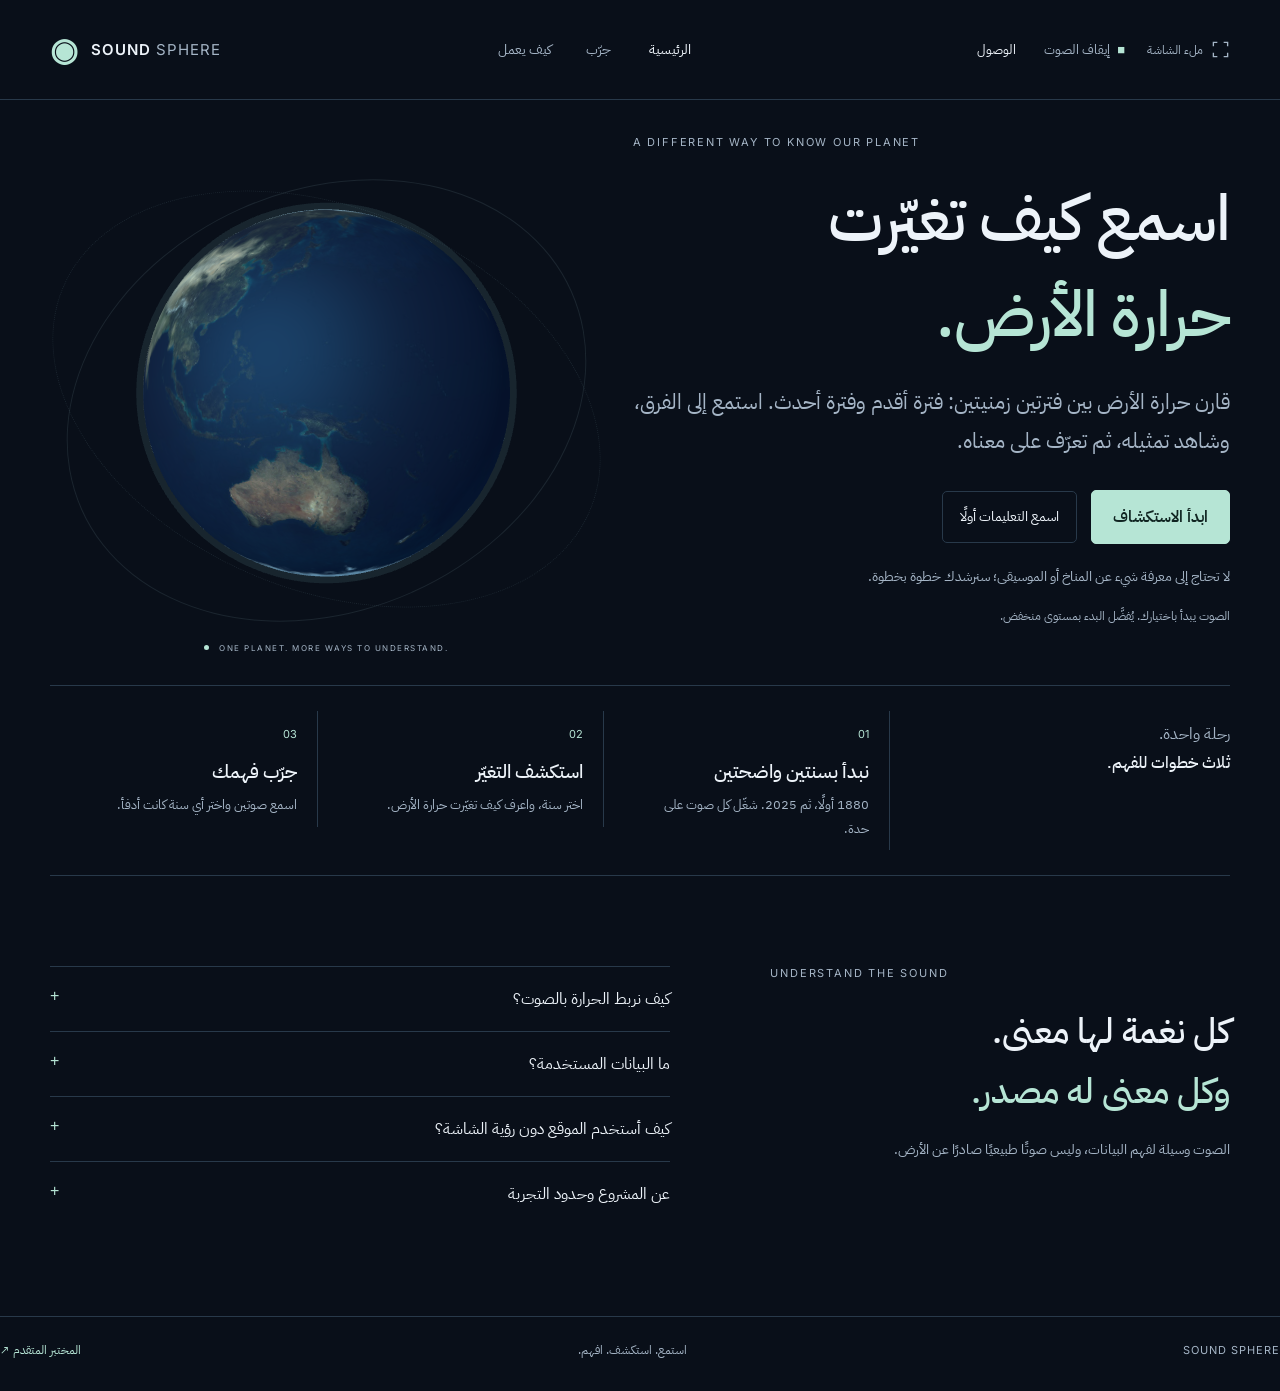
<file: index.html>
<!DOCTYPE html>
<html lang="ar" dir="rtl">
<head>
  <meta charset="utf-8">

  <meta
    name="viewport"
    content="width=device-width, initial-scale=1"
  >

  <title>Sound Sphere | افهم الأرض بالصوت</title>

  <meta
    name="description"
    content="رحلة صوتية لفهم تغير حرارة الأرض: تعلّم معنى النغمات، واستكشف بيانات NASA، واختبر فهمك."
  >

  <link rel="stylesheet" href="style.css?v=quiet-listen-3">

  <!-- التصميم الجديد للكرة -->
  <link rel="stylesheet" href="globe-visual.css">
</head>

<body>
  <a class="skip" href="#main">
    تخطّ إلى المحتوى
  </a>

  <header>
    <a
      class="brand"
      href="#home"
      aria-label="Sound Sphere، الصفحة الرئيسية"
    >
      <span class="brand-mark" aria-hidden="true">◉</span>

      <span dir="ltr">
        SOUND <span>SPHERE</span>
      </span>
    </a>

    <nav aria-label="التنقل الرئيسي">
      <button id="homeNav" aria-current="page">
        الرئيسية
      </button>

      <button id="tryNav">
        جرّب
      </button>

      <a href="#sources" id="howItWorksLink">
        كيف يعمل
      </a>
    </nav>

    <div class="access">
      <button
        id="fullscreenButton"
        class="fullscreen-button"
        aria-label="تبديل ملء الشاشة"
        aria-pressed="false"
      >
        <svg viewBox="0 0 24 24" aria-hidden="true">
          <path
            d="M8 3H3v5m13-5h5v5M3 16v5h5m13-5v5h-5"
            fill="none"
            stroke="currentColor"
            stroke-width="1.7"
          ></path>
        </svg>

        <span>ملء الشاشة</span>
      </button>

      <button
        id="stopAll"
        class="stop"
        aria-label="إيقاف جميع الأصوات والشرح"
      >
        ■ <span>إيقاف الصوت</span>
      </button>

      <button
        id="accessButton"
        aria-label="فتح خيارات الوصول"
      >
        الوصول
      </button>
    </div>
  </header>

  <main id="main">
    <!-- الصفحة الرئيسية -->
    <section id="home" aria-labelledby="heroTitle">
      <div class="hero">
        <div class="hero-copy">
          <p class="eyebrow" dir="ltr">
            A DIFFERENT WAY TO KNOW OUR PLANET
          </p>

          <h1 id="heroTitle">
            اسمع كيف تغيّرت<br>
            <em>حرارة الأرض.</em>
          </h1>

          <p class="hero-description">
            قارن حرارة الأرض بين فترتين زمنيتين:
            فترة أقدم وفترة أحدث.
            استمع إلى الفرق، وشاهد تمثيله،
            ثم تعرّف على معناه.
          </p>

          <div class="hero-actions">
            <button id="start" class="primary">
              ابدأ الاستكشاف
            </button>

            <button id="preview" class="secondary">
              اسمع التعليمات أولًا
            </button>
          </div>

          <p class="reassurance">
            لا تحتاج إلى معرفة شيء عن المناخ أو الموسيقى؛
            سنرشدك خطوة بخطوة.
          </p>

          <p class="audio-note">
            الصوت يبدأ باختيارك.
            يُفضَّل البدء بمستوى منخفض.
          </p>

          <p
            id="previewCaption"
            class="preview-caption"
            aria-live="off"
          ></p>
        </div>

        <div class="hero-visual" id="homeGlobeContainer">
          <div class="planet-orbit" aria-hidden="true"></div>

          <div
            class="planet-orbit second"
            aria-hidden="true"
          ></div>

          <div
            id="globe"
            role="img"
            aria-label="كرة أرضية سياقية، وليست خريطة بيانات حرارية"
          >
            <div class="globe-fallback"></div>
          </div>

          <div class="planet-caption">
            <i></i>

            <span dir="ltr">
              ONE PLANET. MORE WAYS TO UNDERSTAND.
            </span>
          </div>
        </div>
      </div>

      <div class="journey-intro">
        <p>
          رحلة واحدة.<br>
          <b>ثلاث خطوات للفهم.</b>
        </p>

        <button class="journey-card" data-start="lesson">
          <span>01</span>
          <h2>نبدأ بسنتين واضحتين</h2>

          <p>
            1880 أولًا، ثم 2025.
            شغّل كل صوت على حدة.
          </p>
        </button>

        <button class="journey-card" data-start="explore">
          <span>02</span>
          <h2>استكشف التغيّر</h2>

          <p>
            اختر سنة، واعرف كيف تغيّرت حرارة الأرض.
          </p>
        </button>

        <button class="journey-card" data-start="quiz">
          <span>03</span>
          <h2>جرّب فهمك</h2>

          <p>
            اسمع صوتين واختر أي سنة كانت أدفأ.
          </p>
        </button>
      </div>
    </section>

    <!-- تجربة الاستماع -->
    <section
      id="experience"
      hidden
      aria-labelledby="experienceTitle"
    >
      <div class="experience-header">
        <p class="eyebrow" id="stepCount">
          رحلتك الصوتية / الخطوة 1 من 3
        </p>

        <h1 id="experienceTitle" tabindex="-1">
          تعرّف على معنى النغمات
        </h1>

        <p id="experienceSubtitle">
          شغّل كل صوت على حدة.
          التفسير مكتوب، والاستماع إليه اختياري.
        </p>
      </div>

      <nav class="steps" aria-label="مراحل الرحلة">
        <button data-step="lesson" aria-current="step">
          <span>1</span> تعلّم
        </button>

        <button data-step="explore">
          <span>2</span> استكشف
        </button>

        <button data-step="quiz">
          <span>3</span> جرّب فهمك
        </button>
      </nav>

      <div class="sensory-workspace">
        <!-- الكرة والتمثيل البصري -->
        <section
          id="climateStage"
          class="climate-stage"
          aria-label="الكرة الأرضية والتمثيل الصوتي"
        >
          <div class="stage-heading">
            <span>حرارة الأرض · متوسط عالمي</span>

            <strong id="stagePeriod">
              اختر فترة للاستماع
            </strong>
          </div>

          <div class="stage-world">
            <div
              id="heatHalo"
              class="heat-halo"
              aria-hidden="true"
            ></div>

            <div id="globeDock"></div>

            <div
              class="stage-orbit"
              aria-hidden="true"
            ></div>
          </div>

          <div class="heat-legend">
            <span>أقل حرارة</span>
            <span class="legend-gradient"></span>
            <span>أعلى حرارة</span>
          </div>

          <p class="stage-note">
            الحرارة الأعلى تظهر تموّجات أكثر مع نغمة أرفع.
            التموجات تمثيل للمؤشر العالمي،
            وليست خريطة حرارة للدول.
          </p>

          <div id="stageGuideSlot">
            <aside
              class="sound-guide"
              aria-label="حالة التجربة والشرح المكتوب"
            >
              <div class="sound-top">
                <span
                  class="sound-dot"
                  id="soundDot"
                ></span>

                <span id="audioState">
                  جاهز للاستماع
                </span>

                <button id="replayNarration">
                  اسمع تفسير الصوت
                </button>
              </div>

              <p id="caption" aria-live="off">
                شغّل كل نغمة على حدة.
                الصوت الأغلظ يمثّل حرارة أقل،
                والأرفع يمثّل حرارة أعلى.
              </p>

              <canvas
                id="wave"
                height="45"
                role="img"
                aria-label="شكل الموجة الصوتية أثناء تشغيل النغمة"
              ></canvas>
            </aside>
          </div>
        </section>

        <div class="sensory-content">
          <!-- تعلّم -->
          <div id="lessonPanel" class="step-panel">
            <div class="story-intro">
              <p class="eyebrow">
                فترتان زمنيتان · مثال من كل فترة
              </p>

              <h2>استمع، ثم قارن.</h2>

              <p>
                نبدأ بسنة 1880، ثم نقارنها بسنة 2025.
                الصوت الأغلظ يمثّل حرارة أقل،
                والأرفع يمثّل حرارة أعلى.
              </p>

              <p class="muted">
                كل نغمة تستمر 8 ثوانٍ.
                التفسير الصوتي اختياري.
              </p>

              <button id="guidedLesson" class="text-button">
                اسمع التعليمات
              </button>
            </div>

            <div class="story-years">
              <article class="story-year" id="oldYearCard">
                <p class="eyebrow">
                  أولًا / قبل أكثر من مئة سنة
                </p>

                <strong dir="ltr">1880</strong>

                <h3>
                  نغمة أغلظ · حرارة أقل من 2025
                </h3>

                <div class="listening-actions">
                  <button
                    id="hearOld"
                    class="primary"
                    aria-label="شغّل صوت 1880"
                  >
                    <svg viewBox="0 0 24 24" aria-hidden="true">
                      <path d="m9 5 10 7-10 7z"></path>
                    </svg>

                    شغّل صوت 1880
                  </button>

                  <button
                    id="oldToneOnly"
                    class="secondary"
                    aria-label="اسمع تفسير صوت سنة 1880"
                  >
                    <svg viewBox="0 0 24 24" aria-hidden="true">
                      <path d="M11 5 6 9H3v6h3l5 4z"></path>

                      <path
                        d="M15 8c3 2 3 6 0 8m3-11c5 4 5 10 0 14"
                        fill="none"
                        stroke="currentColor"
                        stroke-width="1.7"
                      ></path>
                    </svg>

                    اسمع تفسير الصوت
                  </button>
                </div>

                <p id="oldHeard" class="heard-message" hidden>
                  تم الاستماع · يمكنك إعادة الصوت
                </p>
              </article>

              <article class="story-year" id="newYearCard">
                <p class="eyebrow">
                  ثانيًا / بعد سنوات كثيرة
                </p>

                <strong dir="ltr">2025</strong>

                <h3>
                  نغمة أرفع · حرارة أعلى من 1880
                </h3>

                <div class="listening-actions">
                  <button
                    id="hearNew"
                    class="primary"
                    aria-label="شغّل صوت 2025"
                  >
                    <svg viewBox="0 0 24 24" aria-hidden="true">
                      <path d="m9 5 10 7-10 7z"></path>
                    </svg>

                    شغّل صوت 2025
                  </button>

                  <button
                    id="newToneOnly"
                    class="secondary"
                    aria-label="اسمع تفسير صوت سنة 2025"
                  >
                    <svg viewBox="0 0 24 24" aria-hidden="true">
                      <path d="M11 5 6 9H3v6h3l5 4z"></path>

                      <path
                        d="M15 8c3 2 3 6 0 8m3-11c5 4 5 10 0 14"
                        fill="none"
                        stroke="currentColor"
                        stroke-width="1.7"
                      ></path>
                    </svg>

                    اسمع تفسير الصوت
                  </button>
                </div>

                <p id="newHeard" class="heard-message" hidden>
                  تم الاستماع · يمكنك إعادة الصوت
                </p>
              </article>
            </div>

            <div id="nextStoryYear" class="story-next" hidden>
              <p>
                استمعت إلى سنة 1880.
                هل أنت مستعد للانتقال إلى سنة 2025؟
              </p>

              <button id="continueStory" class="primary">
                تابع إلى السنة التالية ←
              </button>
            </div>

            <div id="storyChoice" class="story-next" hidden>
              <p>استمعت إلى السنتين.</p>

              <div>
                <button
                  id="repeatPair"
                  class="secondary"
                  hidden
                >
                  ↶ أعد الصوتين
                </button>

                <button id="tryStoryQuestion" class="primary">
                  جرّب سؤالًا بسيطًا ←
                </button>
              </div>
            </div>

            <div
              id="storyQuestion"
              class="story-question"
              hidden
            >
              <h2>أيّ السنتين كانت أدفأ؟</h2>

              <p>
                الأولى، سنة 1880،
                أم الثانية، سنة 2025؟
              </p>

              <div class="answers">
                <button id="storyAnswerOld">
                  الأولى / 1880
                </button>

                <button id="storyAnswerNew">
                  الثانية / 2025
                </button>
              </div>

              <div id="storyFeedback" class="feedback" hidden>
                <h3 id="storyFeedbackTitle"></h3>
                <p id="storyFeedbackText"></p>
              </div>
            </div>

            <div id="storyHelp" class="story-help" hidden>
              <button
                id="simplerExplanation"
                class="text-button"
              >
                ◉ هل تحتاج إلى شرح أبسط؟
              </button>

              <p class="small muted">
                قد تحتاج إلى الاستماع أكثر من مرة.
                أعد المثال، أو تابع مع الشرح المسموع.
              </p>
            </div>

            <div id="storyContinue" class="step-bottom">
              <p>
                اختر سنة أخرى، أو جرّب المقارنة.
              </p>

              <button id="toExplore" class="primary">
                استكشف سنوات أخرى ←
              </button>
            </div>
          </div>

          <!-- استكشف -->
          <div id="explorePanel" class="step-panel" hidden>
            <div class="explore-grid">
              <div class="data-view">
                <div class="data-top">
                  <p>السنة المختارة</p>

                  <output
                    id="year"
                    aria-live="off"
                    dir="ltr"
                  >
                    2025
                  </output>
                </div>

                <p class="compared-to">
                  كيف كانت حرارة الأرض مقارنة بسنة 1880؟
                </p>

                <p class="plain-result" id="plainResult">
                  أدفأ
                </p>

                <p class="metric-explain" id="valueMeaning">
                  كانت الأرض أدفأ مقارنة بسنة 1880.
                </p>

                <details class="science-values">
                  <summary>
                    اعرض الأرقام العلمية
                  </summary>

                  <div class="anomaly">
                    <output
                      id="value"
                      aria-live="off"
                      dir="ltr"
                    >
                      +1.18
                    </output>

                    <span>
                      °C انحراف عن متوسط 1951–1980
                    </span>
                  </div>

                  <p class="small muted">
                    الأرقام تقارن كل سنة بمتوسط الفترة 1951–1980.
                    كلمة «أدفأ» أو «أبرد» أعلاه تقارن السنة المختارة
                    بسنة 1880. المقارنتان مختلفتان.
                  </p>
                </details>

                <svg
                  id="chart"
                  viewBox="0 0 600 170"
                  preserveAspectRatio="none"
                  role="img"
                  aria-label="رسم يوضح أن حرارة الأرض ارتفعت بشكل عام من 1880 إلى 2025، مع اختلاف بين سنة وأخرى"
                >
                  <path
                    id="chartLine"
                    fill="none"
                    stroke="currentColor"
                    stroke-width="2.3"
                  ></path>

                  <line
                    id="zeroLine"
                    x1="8"
                    x2="592"
                    stroke="#65727d"
                    stroke-dasharray="4 5"
                  ></line>

                  <circle
                    id="chartDot"
                    r="5"
                    fill="#c7f0e8"
                  ></circle>
                </svg>

                <div class="year-labels">
                  <span>1880</span>
                  <span>2025</span>
                </div>

                <label
                  class="visually-hidden"
                  for="yearSlider"
                >
                  السنة المختارة،
                  استخدم الأسهم لتغيير السنة
                </label>

                <input
                  id="yearSlider"
                  type="range"
                  min="0"
                  max="145"
                  value="145"
                >

                <div class="year-buttons">
                  <button id="previousYear">
                    → السنة السابقة
                  </button>

                  <div class="listening-actions">
                    <button
                      id="describeYear"
                      aria-label="شغّل صوت السنة"
                    >
                      <svg viewBox="0 0 24 24" aria-hidden="true">
                        <path d="m9 5 10 7-10 7z"></path>
                      </svg>

                      شغّل صوت السنة
                    </button>

                    <button
                      id="yearToneOnly"
                      class="secondary"
                      aria-label="اسمع تفسير الصوت"
                    >
                      <svg viewBox="0 0 24 24" aria-hidden="true">
                        <path d="M11 5 6 9H3v6h3l5 4z"></path>

                        <path
                          d="M15 8c3 2 3 6 0 8m3-11c5 4 5 10 0 14"
                          fill="none"
                          stroke="currentColor"
                          stroke-width="1.7"
                        ></path>
                      </svg>

                      اسمع تفسير الصوت
                    </button>
                  </div>

                  <button id="nextYear">
                    السنة التالية ←
                  </button>
                </div>
              </div>

              <aside class="nasa-view" hidden>
                <img
                  src="assets/spiral.jpg"
                  alt="رسم من NASA يبيّن تغيّر حرارة الأرض عبر السنوات بخطوط ملوّنة"
                >

                <p class="image-credit">
                  NASA Scientific Visualization Studio
                </p>

                <h2>
                  وراء النغمة، بيانات حقيقية.
                </h2>

                <p>
                  نستخدم قياسات سنوية من NASA لمعرفة
                  كيف تغيّرت الحرارة.
                  هذه الصورة توضيحية،
                  ولا تتغيّر عندما تختار سنة أخرى.
                </p>

                <a href="lab.html">
                  جرّب تحويل إطار NASA إلى صوت
                  في المختبر المتقدم ↗
                </a>
              </aside>
            </div>

            <div class="explore-controls">
              <button id="play" class="primary">
                شغّل تسلسل السنوات
              </button>

              <label hidden>
                طريقة الاستماع

                <select id="listeningMode">
                  <option value="guided">
                    مع شرح لكل سنة
                  </option>

                  <option value="continuous">
                    الأصوات متتابعة، دون شرح
                  </option>
                </select>
              </label>

              <button
                id="compareReference"
                class="secondary"
              >
                قارن بسنة 1880
              </button>

              <button
                id="explainSound"
                class="secondary"
                hidden
              >
                اشرح ما أسمعه
              </button>
            </div>

            <div class="step-bottom">
              <p>
                تستطيع الإيقاف في أي وقت،
                ثم طلب وصف السنة الحالية.
              </p>

              <button id="toQuiz" class="primary">
                جرّب ما فهمته ←
              </button>
            </div>
          </div>

          <!-- جرّب فهمك -->
          <div id="quizPanel" class="step-panel" hidden>
            <div id="quizBody">
              <div class="quiz-heading">
                <p id="questionNumber" class="eyebrow">
                  السؤال 1 من 3
                </p>

                <h2>
                  أي سنة كانت أدفأ؟
                </h2>

                <p>
                  اسمع الصوت الأول، ثم الثاني.
                  اختر أي سنة كانت أدفأ،
                  ويمكنك إعادة الاستماع قبل الإجابة.
                </p>
              </div>

              <div class="periods">
                <button id="sampleA" class="period">
                  <span class="period-letter">1</span>

                  <span>
                    <b>الصوت الأول</b>
                    <small>▶ استمع</small>
                  </span>

                  <span class="heard" hidden>✓</span>
                </button>

                <button id="sampleB" class="period">
                  <span class="period-letter">2</span>

                  <span>
                    <b>الصوت الثاني</b>
                    <small>▶ استمع</small>
                  </span>

                  <span class="heard" hidden>✓</span>
                </button>
              </div>

              <p id="answerHint">
                استمع إلى الصوتين أولًا، ثم اختر.
              </p>

              <div class="answers">
                <button id="answerA" disabled>
                  السنة الأولى كانت أدفأ
                </button>

                <button id="answerB" disabled>
                  السنة الثانية كانت أدفأ
                </button>
              </div>

              <div id="feedback" class="feedback" hidden>
                <h3 id="feedbackTitle"></h3>
                <p id="feedbackDetail"></p>

                <button
                  id="replayExplanation"
                  class="text-button"
                >
                  ◉ اسمع تفسير الإجابة
                </button>
              </div>

              <div class="quiz-help">
                <button id="quizHelp" class="text-button">
                  ◉ اشرح لي كيف أختار
                </button>

                <button id="skipQuiz" class="text-button">
                  أفضل أتابع الاستكشاف ←
                </button>
              </div>

              <div class="step-bottom">
                <p>
                  يمكنك إعادة الإرشادات أو متابعة الاستكشاف.
                  لا تحتاج إلى خلفية علمية للإجابة.
                </p>

                <button
                  id="nextQuestion"
                  class="primary"
                  hidden
                >
                  السؤال التالي ←
                </button>
              </div>
            </div>

            <div
              id="quizSummary"
              class="quiz-summary"
              hidden
            >
              <span class="summary-icon">✓</span>

              <p class="eyebrow">
                أكملت التدريب
              </p>

              <h2>
                استمعت. قارنت. وفسّرت.
              </h2>

              <p id="scoreText"></p>

              <p>
                النتيجة تخص هذه المحاولة فقط.
                نحتاج إلى اختبار الأداة مع مكفوفين وضعاف بصر
                لتقييم سهولة الفهم والاستخدام.
              </p>

              <div>
                <button id="restartQuiz" class="primary">
                  أعد التدريب
                </button>

                <button id="backExplore" class="secondary">
                  عد إلى الاستكشاف
                </button>
              </div>
            </div>
          </div>
        </div>
      </div>

      <p
        id="status"
        class="status"
        role="status"
        aria-live="polite"
      ></p>
    </section>

    <!-- المصادر -->
    <section class="sources" id="sources">
      <div>
        <p class="eyebrow" dir="ltr">
          UNDERSTAND THE SOUND
        </p>

        <h2>
          كل نغمة لها معنى.<br>
          <span>وكل معنى له مصدر.</span>
        </h2>

        <p>
          الصوت وسيلة لفهم البيانات،
          وليس صوتًا طبيعيًا صادرًا عن الأرض.
        </p>
      </div>

      <div class="source-details">
        <details>
          <summary>
            كيف نربط الحرارة بالصوت؟
          </summary>

          <p>
            ترتفع حدّة النغمة مع الانحراف الحراري.
            نستخدم مجالًا ثابتًا من −0.5 إلى +1.5 درجة،
            وترددًا بين 130.81 و523.25 هرتز،
            بعلاقة لوغاريتمية.
            تُقص القيم خارج هذا المجال.
            نستخدم علاقة التحويل نفسها
            في الحكاية والاستكشاف والتدريب.
            المقارنة التعليمية بين 1880 و2025
            تعتمد على بيانات السنتين الفعلية.
          </p>

          <p>
            تدلّ حدّة النغمة على الحرارة.
            أضفنا مكوّنات صوتية مساعدة
            ورفعًا محدودًا لقوة النغمات المنخفضة
            لتكون أوضح على السماعات الصغيرة.
            قوة الصوت ليست مقياسًا للحرارة،
            ويمكن ضبطها من خيارات الوصول.
          </p>
        </details>

        <details>
          <summary>
            ما البيانات المستخدمة؟
          </summary>

          <p>
            المتوسط السنوي لانحراف حرارة سطح الأرض
            من GISTEMP v4 للأعوام 1880–2025.
            المرجع متوسط الفترة 1951–1980.
            هذه نسخة بيانات محمّلة،
            وليست بثًا بيئيًا مباشرًا.
          </p>

          <a
            href="https://data.giss.nasa.gov/gistemp/"
            target="_blank"
            rel="noopener"
          >
            NASA GISS — GISTEMP v4 ↗
          </a>

          <a href="assets/gistemp.csv" download>
            تنزيل ملف NASA الأصلي CSV ↓
          </a>

          <a
            href="https://svs.gsfc.nasa.gov/5190/"
            target="_blank"
            rel="noopener"
          >
            إطار دوامة المناخ / NASA SVS ↗
          </a>
        </details>

        <details>
          <summary>
            كيف أستخدم الموقع دون رؤية الشاشة؟
          </summary>

          <p>
            ابدأ بزر «ابدأ الاستكشاف»
            لسماع تعليمات واحدة.
            بعد ذلك لا تعمل الراوية
            إلا عند طلب التفسير أو التعليمات.
            استخدم Tab للتنقل وEnter لتشغيل كل نغمة،
            والأسهم لاختيار السنة.
            لا يؤدي اختيار السنة وحده إلى تشغيل الصوت.
            الإيقاف متاح أعلى الصفحة.
          </p>

          <p>
            من خيارات الوصول يمكنك إيقاف الراوي المدمج
            والاكتفاء بقارئ الشاشة،
            وزيادة التباين، وتقليل الحركة.
            الاختبار مع مستخدمين مكفوفين
            وضعاف بصر لم يكتمل بعد.
          </p>
        </details>

        <details>
          <summary>
            عن المشروع وحدود التجربة
          </summary>

          <p>
            نموذج مستقل مستوحى من تحدّي
            The Earth Information Jukebox
            في NASA Space Apps.
            لا يصدر الموقع عن NASA
            ولا يمثّل اعتمادًا منها.
            الكرة الأرضية سياقية،
            وليست خريطة قياسات.
          </p>

          <p>
            التركيز الحالي هو تغيّر الحرارة.
            الصور والبيانات قد تختلف
            في التغطية الزمنية.
            تحويل الصورة إلى صوت متاح
            كتجربة فنية منفصلة في المختبر،
            ولا يسترجع درجات حرارة رقمية من الألوان.
          </p>

          <a
            href="https://www.spaceappschallenge.org/2026/challenges/the-earth-information-jukebox/"
            target="_blank"
            rel="noopener"
          >
            نص التحدّي ↗
          </a>
        </details>
      </div>
    </section>
  </main>

  <footer>
    <span dir="ltr">SOUND SPHERE</span>
    <span>استمع. استكشف. افهم.</span>
    <a href="lab.html">المختبر المتقدم ↗</a>
  </footer>

  <!-- خيارات الوصول -->
  <dialog id="accessDialog" aria-labelledby="accessTitle">
    <button
      id="closeAccess"
      class="dialog-close"
      aria-label="إغلاق خيارات الوصول"
    >
      ×
    </button>

    <h2 id="accessTitle">
      اضبط تجربتك
    </h2>

    <label class="setting">
      <span>
        الراوية العربية

        <small>
          أوقفه إذا كنت تفضّل
          قارئ الشاشة الخاص بك.
        </small>
      </span>

      <input
        type="checkbox"
        id="narrationEnabled"
        checked
      >
    </label>

    <label class="setting narration-speed">
      <span>
        سرعة الراوية

        <small>
          تؤثر في الشرح فقط،
          ولا تغيّر صوت البيانات.
        </small>
      </span>

      <select id="narrationSpeed" aria-label="سرعة الراوية">
        <option value="1">
          عادية — 1×
        </option>

        <option value="1.25" selected>
          أسرع قليلًا — 1.25×
        </option>

        <option value="1.5">
          سريعة — 1.5×
        </option>
      </select>
    </label>

    <label class="setting">
      <span>تباين عالٍ</span>
      <input type="checkbox" id="contrast">
    </label>

    <label class="setting">
      <span>تقليل الحركة</span>
      <input type="checkbox" id="motion">
    </label>

    <label class="volume-label" for="volume">
      مستوى الصوت
    </label>

    <input
      id="volume"
      type="range"
      min="0"
      max="0.3"
      value="0.12"
      step="0.01"
      aria-label="مستوى صوت النغمات والراوي"
    >

    <p class="small muted">
      لا يعمل أي صوت تلقائيًا عند فتح الموقع.
    </p>
  </dialog>

  <audio id="narrator" preload="none"></audio>

  <!-- ترتيب هذه الملفات مهم -->
  <script src="assets/three.offline.js"></script>
  <script src="globe-visual.js"></script>
  <script src="app.js?v=quiet-listen-3"></script>
</body>
</html>
</file>
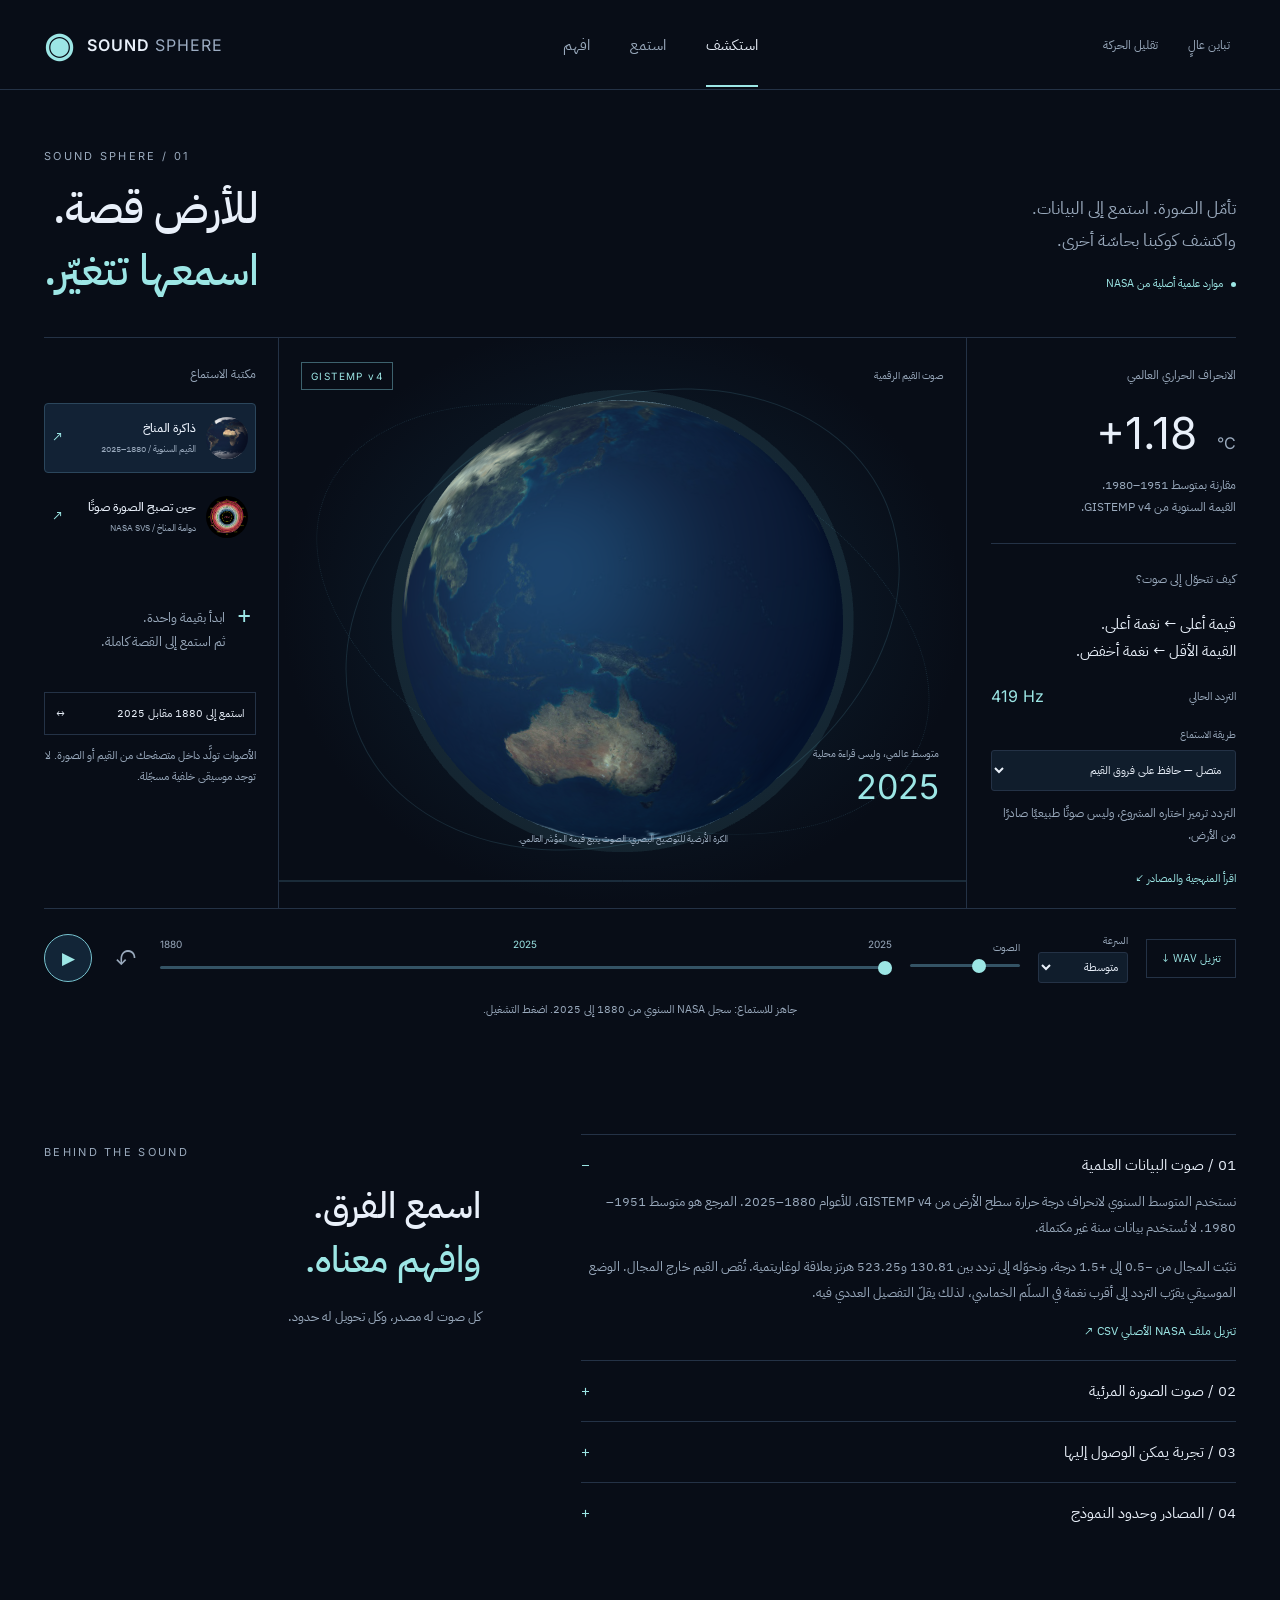
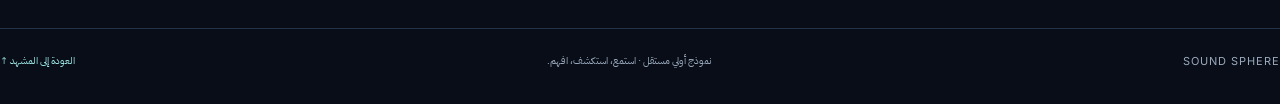
<file: lab.html>
<!DOCTYPE html>
<html lang="ar" dir="rtl">
<head>
  <meta charset="utf-8">
  <meta name="viewport" content="width=device-width, initial-scale=1">

  <title>Sound Sphere | المختبر الصوتي</title>

  <meta
    name="description"
    content="مختبر تفاعلي للاستماع إلى صور NASA وبيانات المناخ. نموذج مستقل لتحدي Earth Information Jukebox."
  >

  <link rel="stylesheet" href="lab.css">
</head>

<body>
  <a class="skip" href="#controls">
    تخطّ إلى مشغّل الصوت
  </a>

  <header>
    <a
      class="brand"
      href="index.html"
      aria-label="Sound Sphere، الصفحة الرئيسية"
    >
      <span class="brand-symbol">◉</span>
      <span dir="ltr">
        SOUND <span class="brand-light">SPHERE</span>
      </span>
    </a>

    <nav aria-label="التنقل الرئيسي">
      <a class="active" href="#explore">استكشف</a>
      <a href="#controls">استمع</a>
      <a href="#understand">افهم</a>
    </nav>

    <div class="access">
      <button id="contrast" aria-pressed="false">
        تباين عالٍ
      </button>

      <button id="motion" aria-pressed="false">
        تقليل الحركة
      </button>
    </div>
  </header>

  <main id="explore">
    <section class="intro">
      <div>
        <p class="eyebrow" dir="ltr">
          SOUND SPHERE / 01
        </p>

        <h1>
          للأرض قصة.<br>
          <span>اسمعها تتغيّر.</span>
        </h1>
      </div>

      <div class="intro-copy">
        <p>
          تأمّل الصورة. استمع إلى البيانات.<br>
          واكتشف كوكبنا بحاسّة أخرى.
        </p>

        <span class="source-badge">
          <i></i>
          موارد علمية أصلية من NASA
        </span>
      </div>
    </section>

    <div class="workspace" dir="ltr">
      <aside class="library" dir="rtl">
        <p class="section-label">مكتبة الاستماع</p>

        <button
          class="scene active"
          data-mode="data"
          aria-pressed="true"
        >
          <span class="thumb planet-thumb"></span>

          <span>
            <b>ذاكرة المناخ</b>
            <small>القيم السنوية / 1880–2025</small>
          </span>

          <span class="scene-arrow">↗</span>
        </button>

        <button
          class="scene"
          data-mode="frame"
          aria-pressed="false"
        >
          <img class="thumb" src="assets/spiral.jpg" alt="">

          <span>
            <b>حين تصبح الصورة صوتًا</b>
            <small>دوامة المناخ / NASA SVS</small>
          </span>

          <span class="scene-arrow">↗</span>
        </button>

        <div class="library-note">
          <span class="tiny-plus">+</span>

          <p>
            ابدأ بقيمة واحدة.<br>
            ثم استمع إلى القصة كاملة.
          </p>
        </div>

        <button id="compare" class="outline">
          استمع إلى 1880 مقابل 2025
          <span>↔</span>
        </button>

        <p class="small quiet">
          الأصوات تولَّد داخل متصفحك من القيم أو الصورة.
          لا توجد موسيقى خلفية مسجّلة.
        </p>
      </aside>

      <section class="stage" aria-label="المشهد البيئي">
        <div class="stage-top">
          <span class="tag" id="modeTag">
            GISTEMP v4
          </span>

          <span class="tiny" dir="rtl" id="stageKind">
            صوت القيم الرقمية
          </span>
        </div>

        <div
          id="globe"
          role="img"
          aria-label="كرة أرضية سياقية، وليست خريطة قياسات حرارية"
        >
          <div class="globe-fallback"></div>
        </div>

        <div class="orbit orbit-one" aria-hidden="true"></div>
        <div class="orbit orbit-two" aria-hidden="true"></div>

        <div id="frameView" hidden>
          <!--
            في نسخة ZIP العاملة دون خادم:
            احتفظي هنا بوسم img الذي يحمل id="sourceImage"
            من ملف lab.html الحالي، مع قيمة src المضمّنة كاملة.
          -->
          <img
            id="sourceImage"
            src="assets/spiral.jpg"
            alt="رسم NASA لدوامة المناخ: انحرافات درجات الحرارة الشهرية عن مرجع 1951 إلى 1980"
          >

          <span class="scanline" aria-hidden="true"></span>
        </div>

        <div class="stage-label" dir="rtl">
          <span id="stageCaption">
            متوسط عالمي، وليس قراءة محلية
          </span>

          <strong id="stageYear" dir="ltr">
            2025
          </strong>
        </div>

        <p
          id="stageDisclaimer"
          class="stage-disclaimer"
          dir="rtl"
        >
          الكرة الأرضية للتوضيح البصري؛
          الصوت يتبع قيمة المؤشر العالمي.
        </p>

        <canvas
          id="wave"
          role="img"
          aria-label="شكل الموجة الصوتية الفعلية"
        ></canvas>
      </section>

      <aside class="inspector" dir="rtl">
        <p class="section-label" id="metricName">
          الانحراف الحراري العالمي
        </p>

        <p class="metric" dir="ltr">
          <span id="metricValue">—</span>
          <small id="metricUnit">°C</small>
        </p>

        <p id="metricDescription" class="quiet">
          مقارنة بمتوسط 1951–1980.<br>
          القيمة السنوية من GISTEMP v4.
        </p>

        <div class="thin-rule"></div>

        <p class="section-label">
          كيف تتحوّل إلى صوت؟
        </p>

        <p id="mappingDescription">
          قيمة أعلى ← نغمة أعلى.<br>
          القيمة الأقل ← نغمة أخفض.
        </p>

        <div class="frequency">
          <span>التردد الحالي</span>
          <b dir="ltr" id="frequency">— Hz</b>
        </div>

        <label class="field-label" for="mapping">
          طريقة الاستماع
        </label>

        <select id="mapping">
          <option value="continuous">
            متصل — حافظ على فروق القيم
          </option>

          <option value="musical">
            موسيقي — قرّب إلى سلّم خماسي
          </option>
        </select>

        <p class="small quiet">
          التردد ترميز اختاره المشروع،
          وليس صوتًا طبيعيًا صادرًا من الأرض.
        </p>

        <a class="text-link" href="#understand">
          اقرأ المنهجية والمصادر ↙
        </a>
      </aside>
    </div>

    <section
      class="player"
      id="controls"
      aria-label="مشغل التمثيل الصوتي"
    >
      <div class="player-main">
        <button
          class="play"
          id="play"
          aria-label="تشغيل التمثيل الصوتي"
        >
          <span id="playIcon">▶</span>
        </button>

        <button
          class="restart"
          id="restart"
          aria-label="العودة إلى البداية"
        >
          ↶
        </button>

        <div class="timeline">
          <div class="timeline-labels">
            <span id="startLabel">1880</span>
            <output id="positionLabel">2025</output>
            <span id="endLabel">2025</span>
          </div>

          <input
            id="position"
            aria-label="السنة المختارة"
            type="range"
            min="0"
            max="145"
            value="145"
          >
        </div>

        <label class="volume">
          الصوت

          <input
            id="volume"
            aria-label="مستوى الصوت"
            type="range"
            min="0"
            max="0.4"
            step="0.01"
            value="0.14"
          >
        </label>

        <label class="speed">
          السرعة

          <select id="speed" aria-label="سرعة التشغيل">
            <option value="0.35">هادئة</option>
            <option value="0.16" selected>متوسطة</option>
            <option value="0.08">سريعة</option>
          </select>
        </label>

        <button id="download" class="export">
          تنزيل WAV ↓
        </button>
      </div>

      <p
        class="player-note"
        id="status"
        role="status"
        aria-live="polite"
      >
        اضغط التشغيل لبدء الاستماع.
        يُفضّل البدء بصوت منخفض.
      </p>
    </section>

    <section class="understand" id="understand">
      <div class="understand-heading">
        <p class="eyebrow" dir="ltr">
          BEHIND THE SOUND
        </p>

        <h2>
          اسمع الفرق.<br>
          <span>وافهم معناه.</span>
        </h2>

        <p>
          كل صوت له مصدر، وكل تحويل له حدود.
        </p>
      </div>

      <div class="method">
        <details open>
          <summary>01 / صوت البيانات العلمية</summary>

          <p>
            نستخدم المتوسط السنوي لانحراف درجة حرارة سطح الأرض
            من GISTEMP v4، للأعوام 1880–2025.
            المرجع هو متوسط 1951–1980.
            لا تُستخدم بيانات سنة غير مكتملة.
          </p>

          <p>
            نثبّت المجال من −0.5 إلى +1.5 درجة،
            ونحوّله إلى تردد بين 130.81 و523.25 هرتز
            بعلاقة لوغاريتمية.
            تُقص القيم خارج المجال.
            الوضع الموسيقي يقرّب التردد إلى أقرب نغمة
            في السلّم الخماسي، لذلك يقلّ التفصيل العددي فيه.
          </p>

          <a href="assets/gistemp.csv" download>
            تنزيل ملف NASA الأصلي CSV ↗
          </a>
        </details>

        <details>
          <summary>02 / صوت الصورة المرئية</summary>

          <p>
            نحلّل إطار دوامة المناخ الصادر عن NASA SVS،
            والمصنّف ضمن محتوى Earth Information Center.
            تُقرأ المنطقة الوسطى من الصورة، دون الهامش السفلي،
            في 64 شريطًا رأسيًا من اليسار إلى اليمين.
          </p>

          <p>
            يؤثر متوسط الفرق بين الأحمر والأزرق في حدّة النغمة،
            ويؤثر السطوع في شدتها.
            هذا ترميز لوني فني، وليس استرجاعًا
            لدرجات الحرارة من الصورة.
            اللون والخطوط والنصوص قد تؤثر في النتيجة؛
            لم يُعتمد كأداة قياس علمي.
          </p>

          <a
            href="https://svs.gsfc.nasa.gov/5190/"
            target="_blank"
            rel="noopener"
          >
            الإطار والمنهج العلمي لدى NASA SVS ↗
          </a>
        </details>

        <details>
          <summary>03 / تجربة يمكن الوصول إليها</summary>

          <p>
            يمكن تشغيل التجربة وإيقافها،
            واختيار الموضع والسرعة والصوت بلوحة المفاتيح.
            القيم وشرح المشهد متاحان كنص،
            مع تباين عالٍ وتقليل للحركة.
            نحتاج إلى اختبار فعلي مع مستخدمين مكفوفين
            وضعاف البصر قبل الادعاء بأن التجربة تلبي احتياجاتهم.
          </p>

          <p>
            لا نستخدم شدة الصوت للدلالة على الخطر.
            لا تختزل نغمة واحدة كل أبعاد التغيّر المناخي.
          </p>
        </details>

        <details>
          <summary>04 / المصادر وحدود النموذج</summary>

          <p>
            نموذج مستقل مستوحى من
            The Earth Information Jukebox
            في NASA Space Apps 2026.
            البيانات نسخة محمّلة وقت إعداد النموذج،
            وليست بثًا بيئيًا مباشرًا.
            الصوت يُولَّد لحظيًا عند التشغيل.
          </p>

          <ul>
            <li>
              <a
                href="https://data.giss.nasa.gov/gistemp/"
                target="_blank"
                rel="noopener"
              >
                NASA GISS — GISTEMP v4
              </a>
            </li>

            <li>
              <a
                href="https://svs.gsfc.nasa.gov/5190/"
                target="_blank"
                rel="noopener"
              >
                NASA Scientific Visualization Studio —
                Climate Spiral / Mark SubbaRao
              </a>
            </li>

            <li>
              <a
                href="https://www.spaceappschallenge.org/2026/challenges/the-earth-information-jukebox/"
                target="_blank"
                rel="noopener"
              >
                نص التحدي الرسمي
              </a>
            </li>

            <li>
              صورة الأرض: Blue Marble،
              عبر مكتبة أمثلة Three.js.
              ليست طبقة بيانات الحرارة.
            </li>
          </ul>

          <p>
            لا يصدر هذا الموقع عن NASA
            ولا يمثّل اعتمادًا منها للمشروع.
          </p>
        </details>
      </div>
    </section>
  </main>

  <footer>
    <span dir="ltr">SOUND SPHERE</span>
    <span>نموذج أولي مستقل · استمع، استكشف، افهم.</span>
    <a href="#explore">العودة إلى المشهد ↑</a>
  </footer>

  <script src="assets/three.offline.js"></script>
  <script src="lab.js"></script>
</body>
</html>
</file>
<file: style.css>
@font-face {
  font-family: 'IBM Plex Sans Arabic';
  font-style: normal;
  font-weight: 400;
  font-display: swap;
  src: url(assets/fonts/font-0.ttf) format('truetype');
}
@font-face {
  font-family: 'IBM Plex Sans Arabic';
  font-style: normal;
  font-weight: 500;
  font-display: swap;
  src: url(assets/fonts/font-1.ttf) format('truetype');
}
@font-face {
  font-family: 'IBM Plex Sans Arabic';
  font-style: normal;
  font-weight: 600;
  font-display: swap;
  src: url(assets/fonts/font-2.ttf) format('truetype');
}
@font-face {
  font-family: 'IBM Plex Sans Arabic';
  font-style: normal;
  font-weight: 700;
  font-display: swap;
  src: url(assets/fonts/font-3.ttf) format('truetype');
}
@font-face {
  font-family: 'Inter';
  font-style: normal;
  font-weight: 400;
  font-display: swap;
  src: url(assets/fonts/font-4.ttf) format('truetype');
}
@font-face {
  font-family: 'Inter';
  font-style: normal;
  font-weight: 500;
  font-display: swap;
  src: url(assets/fonts/font-5.ttf) format('truetype');
}
@font-face {
  font-family: 'Inter';
  font-style: normal;
  font-weight: 600;
  font-display: swap;
  src: url(assets/fonts/font-6.ttf) format('truetype');
}
@font-face {
  font-family: 'Inter';
  font-style: normal;
  font-weight: 700;
  font-display: swap;
  src: url(assets/fonts/font-7.ttf) format('truetype');
}

:root{color-scheme:dark;--bg:#090f19;--panel:#101b29;--ink:#edf3f9;--muted:#a5b5c6;--line:#28394a;--mint:#b6e5d5;--cyan:#9ad6e9;--radius:8px}*{box-sizing:border-box}html{scroll-behavior:smooth;scroll-padding-top:28px}body{margin:0;background:var(--bg);color:var(--ink);font:16px 'IBM Plex Sans Arabic',Arial,sans-serif}button,input,select{font:inherit}button{cursor:pointer;color:inherit;border:0;background:none}button,a,input,select,summary{-webkit-tap-highlight-color:transparent}button:disabled{opacity:.45;cursor:not-allowed}a{color:inherit;text-decoration:none}a:hover,button:hover:not(:disabled){color:var(--mint)}:focus-visible{outline:3px solid var(--mint);outline-offset:5px}header{max-width:1520px;margin:auto;padding:0 50px;height:100px;display:flex;direction:ltr;align-items:center;justify-content:space-between;border-bottom:1px solid var(--line)}.brand{display:flex;align-items:center;gap:12px;font:600 15px Inter,Arial;letter-spacing:1px}.brand span span{font-weight:400;color:var(--muted)}.brand-mark{font-size:32px;color:var(--mint)}header nav{display:flex;gap:30px;direction:rtl;align-items:center;color:var(--muted);font-size:14px}header nav button{padding:12px 4px}header nav [aria-current]{color:var(--ink)}.access{direction:rtl;display:flex;gap:22px;align-items:center;font-size:13px}.stop{color:var(--mint);display:flex;align-items:center;gap:7px;padding:12px 0}.stop span{color:var(--muted)}main{max-width:1520px;margin:auto;padding:0 50px}.hero{min-height:570px;display:grid;grid-template-columns:1.08fr 1fr;align-items:center;gap:30px;padding:35px 0 15px}.hero-copy{position:relative;z-index:2}.eyebrow{font:11px Inter,Arial,sans-serif;letter-spacing:1.8px;color:var(--muted);margin:0 0 22px}h1{font-size:64px;line-height:1.5;letter-spacing:-1px;font-weight:500;margin:0 0 20px}h1 em{font-style:normal;color:var(--mint)}.hero-description{font-size:21px;line-height:1.85;color:var(--muted);margin:0 0 29px}.hero-actions{display:flex;gap:14px;align-items:center;flex-wrap:wrap}.primary{background:var(--mint);color:#102421!important;border:1px solid var(--mint);border-radius:5px;padding:14px 21px;font-weight:600;font-size:16px;min-height:52px;display:inline-flex;align-items:center;justify-content:center;gap:12px}.primary:hover:not(:disabled){background:#d4f1e5;border-color:#d4f1e5}.secondary{padding:14px 17px;min-height:52px;border:1px solid var(--line);border-radius:5px;line-height:1.5;font-size:14px}.secondary span{display:block;color:var(--muted);font-size:10px;font-weight:400;margin-top:4px}.audio-note{font-size:12px;color:var(--muted);margin:17px 0 0}.hero-visual{height:500px;position:relative;direction:ltr}.planet-orbit{position:absolute;inset:37px 8px 42px;border:1px solid #80a6af25;border-radius:50%;transform:rotate(-24deg);pointer-events:none}.planet-orbit.second{inset:55px -10px 63px;transform:rotate(23deg);border-style:dotted}#globe{position:absolute;inset:0 0 20px}#globe canvas{width:100%;height:100%;display:block;cursor:grab}.globe-fallback{position:absolute;width:83%;aspect-ratio:1;border-radius:50%;left:8.5%;top:8%;background:url('assets/earth.jpg') center/cover;box-shadow:inset -55px -8px 75px #030b18,0 0 70px #83badc25}.planet-caption{position:absolute;bottom:0;left:0;right:0;display:flex;justify-content:center;gap:10px;align-items:center;font:8px Inter,Arial;letter-spacing:1.5px;color:var(--muted)}.planet-caption i{height:5px;width:5px;border-radius:50%;background:var(--mint)}.preview-caption{font-size:13px;color:var(--mint);max-width:580px;min-height:30px;line-height:1.7;margin:15px 0 0}.journey-intro{border-top:1px solid var(--line);border-bottom:1px solid var(--line);display:grid;grid-template-columns:1.2fr 1fr 1fr 1fr;padding:25px 0;gap:18px;align-items:start}.journey-intro>p{margin:9px 0;color:var(--muted);line-height:1.8;font-size:16px}.journey-intro>p b{color:var(--ink);font-weight:500}.journey-card{text-align:right;padding:10px 20px;border-right:1px solid var(--line)}.journey-card>span{font:11px Inter,Arial;color:var(--mint)}.journey-card h2{font-size:19px;font-weight:500;margin:12px 0 7px}.journey-card p{font-size:13px;line-height:1.8;color:var(--muted);margin:0}.sources{padding:90px 0;display:grid;grid-template-columns:1fr 1.35fr;gap:100px}.sources h2{font-size:35px;font-weight:500;line-height:1.7;margin:0 0 16px}.sources h2 span{color:var(--mint)}.sources>div>p:last-child{font-size:14px;line-height:1.9;color:var(--muted);max-width:350px}.source-details details{border-top:1px solid var(--line);padding:20px 0}.source-details summary{cursor:pointer;list-style:none;font-size:16px}.source-details summary:after{content:'+';float:left;color:var(--mint);font-family:Arial}.source-details details[open] summary:after{content:'−'}.source-details p{font-size:14px;line-height:2;color:var(--muted)}.source-details a{font-size:13px;color:var(--mint);display:block;line-height:2.2}footer{max-width:1420px;margin:auto;padding:24px 0 32px;border-top:1px solid var(--line);display:flex;align-items:center;justify-content:space-between;font-size:12px;color:var(--muted)}footer>span:first-child{font:11px Inter,Arial;letter-spacing:1px}footer a{color:var(--mint)}.experience-header{padding:42px 0 25px}.experience-header .eyebrow{font-family:inherit;letter-spacing:0;font-size:13px;color:var(--mint);margin-bottom:13px}.experience-header h1{font-size:39px;letter-spacing:0;margin:0 0 7px}.experience-header>p:last-child{font-size:16px;color:var(--muted);margin:0}.steps{display:flex;border-bottom:1px solid var(--line);gap:35px;margin-bottom:33px}.steps button{padding:10px 0 18px;position:relative;color:var(--muted);font-size:16px;display:flex;gap:11px;align-items:center}.steps button span{border:1px solid var(--line);height:27px;width:27px;border-radius:50%;font:13px Inter;display:grid;place-items:center}.steps button[aria-current]{color:var(--mint)}.steps button[aria-current] span{border-color:var(--mint)}.steps button[aria-current]:after{content:'';position:absolute;bottom:-1px;left:0;right:0;height:2px;background:var(--mint)}.lesson-top{display:flex;justify-content:space-between;align-items:center;gap:24px;margin-bottom:27px}.lesson-top h2{font-size:25px;font-weight:500;margin:0 0 9px}.lesson-top p{color:var(--muted);font-size:14px;margin:0;line-height:1.8}.lesson-top .primary{font-size:14px;flex-shrink:0}.examples{display:grid;grid-template-columns:repeat(3,1fr);gap:20px}.example{text-align:right;padding:24px;border:1px solid var(--line);border-radius:var(--radius);background:#0d1724;position:relative;min-height:290px}.example:hover{border-color:var(--mint)}.example.selected{border-color:var(--mint);background:#122830}.example-number{font-size:12px;color:var(--muted)}.example strong{display:block;font:400 42px Inter,Arial;text-align:right;color:var(--mint);margin:29px 0 20px}.example strong small{font-size:17px;color:var(--muted)}.example h3{font-size:19px;font-weight:500;margin:0 0 10px}.example p{color:var(--muted);font-size:14px;line-height:1.9;min-height:53px;margin-bottom:23px}.example-play{font-size:14px;color:var(--mint)}.example-check{display:block;font-size:11px;color:var(--mint);margin-top:14px}.step-bottom{display:flex;justify-content:space-between;align-items:center;gap:25px;margin:28px 0 17px}.step-bottom>p{font-size:13px;color:var(--muted);line-height:1.9;margin:0}.small{font-size:12px;line-height:1.9}.muted{color:var(--muted)}.sound-guide{margin-top:28px;border:1px solid var(--line);background:#0d1724;border-radius:5px;overflow:hidden}.sound-top{display:flex;gap:10px;align-items:center;padding:14px 20px;font-size:12px;color:var(--muted)}.sound-dot{width:6px;height:6px;border-radius:50%;background:var(--muted)}.sound-dot.active{background:var(--mint);box-shadow:0 0 12px #b6e5d55a}.sound-top button{margin-right:auto;color:var(--mint);font-size:12px}.sound-guide>p{padding:0 20px;line-height:1.9;font-size:15px;margin:0 0 5px;min-height:29px}#wave{height:44px;width:100%;display:block}.status{font-size:12px;min-height:25px;line-height:1.8;color:var(--muted);margin:15px 0 0}.explore-grid{display:grid;grid-template-columns:1.5fr .8fr;gap:48px}.data-view{padding:25px;border:1px solid var(--line);border-radius:var(--radius);background:#0d1724}.data-top{display:flex;justify-content:space-between;align-items:center}.data-top p{color:var(--muted);font-size:14px;margin:0}.data-top output{font:30px Inter;color:var(--cyan)}.anomaly{margin:25px 0 10px;display:flex;gap:20px;align-items:baseline}.anomaly output{font:400 55px Inter;letter-spacing:-2px}.anomaly span{font-size:13px;color:var(--muted)}.metric-explain{font-size:14px;color:var(--muted);margin:0 0 10px}#chart{width:100%;height:145px;display:block;color:var(--mint);direction:ltr}.year-labels{display:flex;direction:ltr;justify-content:space-between;font:11px Inter;color:var(--muted)}input[type=range]{appearance:none;-webkit-appearance:none;display:block;width:100%;height:32px;margin:6px 0;background:none;accent-color:var(--mint);cursor:pointer;direction:ltr}input[type=range]::-webkit-slider-runnable-track{background:var(--line);height:3px}input[type=range]::-webkit-slider-thumb{appearance:none;width:17px;height:17px;background:var(--mint);border-radius:50%;margin-top:-7px}input[type=range]::-moz-range-track{background:var(--line);height:3px}input[type=range]::-moz-range-thumb{background:var(--mint);width:17px;height:17px;border:0;border-radius:50%}.year-buttons{display:flex;justify-content:space-between;gap:10px}.year-buttons button{border:1px solid var(--line);padding:10px;min-height:44px;font-size:12px;border-radius:3px}.year-buttons button:nth-child(2){color:var(--mint)}.nasa-view img{width:100%;max-height:220px;object-fit:contain;display:block;background:#020204}.image-credit{font:9px Inter!important;color:var(--muted);margin:10px 0 18px}.nasa-view h2{font-size:20px;font-weight:500;margin:0}.nasa-view p{font-size:13px;color:var(--muted);line-height:1.9}.nasa-view a{color:var(--mint);font-size:12px;line-height:1.8}.explore-controls{margin-top:24px;display:flex;gap:14px;align-items:center;flex-wrap:wrap}.explore-controls label{font-size:11px;color:var(--muted);display:flex;flex-direction:column;gap:5px}.explore-controls select{font-size:13px;padding:9px;border:1px solid var(--line);background:var(--panel);border-radius:4px;color:var(--ink)}.explore-controls .secondary{font-size:13px}.quiz-heading{text-align:center;margin:4px 0 27px}.quiz-heading .eyebrow{font-family:inherit;letter-spacing:0;color:var(--mint);margin-bottom:10px}.quiz-heading h2{font-size:29px;font-weight:500;margin:0 0 10px}.quiz-heading p{font-size:14px;color:var(--muted);line-height:1.9}.periods{display:grid;grid-template-columns:1fr 1fr;gap:20px;max-width:720px;margin:auto}.period{display:flex;align-items:center;gap:25px;text-align:right;background:#0d1724;border:1px solid var(--line);border-radius:6px;padding:25px;min-height:130px}.period:hover,.period.selected{border-color:var(--mint)}.period-letter{font-size:36px;color:var(--mint);border-left:1px solid var(--line);padding-left:25px}.period b{font-size:20px;font-weight:500}.period small{display:block;color:var(--muted);font-size:13px;margin-top:7px}.heard{margin-right:auto;color:var(--mint)}#answerHint{text-align:center;font-size:12px;color:var(--muted);margin:24px 0 16px}.answers{display:flex;gap:15px;justify-content:center}.answers button{min-height:50px;border:1px solid #709b96;border-radius:4px;padding:12px 24px;font-size:15px}.answers button.correct{background:#173d36;color:#c4f4dc}.answers button.incorrect{border-color:#d5b699;background:#362a24;color:#f3d5bd}.feedback{border:1px solid var(--line);border-right:3px solid var(--mint);padding:18px 22px;margin:26px auto 0;max-width:720px;background:#101f2a;border-radius:4px}.feedback h3{font-size:20px;margin:0 0 9px}.feedback p{font-size:14px;color:var(--muted);line-height:1.9;margin:0 0 7px}.text-button{color:var(--mint);padding:8px 0;font-size:13px}.quiz-summary{max-width:650px;margin:25px auto;text-align:center;padding:20px}.summary-icon{display:grid;place-items:center;font-size:30px;color:var(--mint);border:1px solid var(--mint);border-radius:50%;height:60px;width:60px;margin:0 auto 25px}.quiz-summary .eyebrow{font-family:inherit;letter-spacing:0;color:var(--mint)}.quiz-summary h2{font-size:34px;font-weight:500;margin:12px 0}.quiz-summary p{line-height:1.9;color:var(--muted)}#scoreText{color:var(--mint);font-size:25px}.quiz-summary>div{display:flex;gap:15px;justify-content:center;margin-top:25px}.skip{position:absolute;top:-80px;right:20px;padding:12px;background:var(--mint);color:#000;z-index:100}.skip:focus{top:15px}.visually-hidden{position:absolute;width:1px;height:1px;padding:0;margin:-1px;overflow:hidden;clip:rect(0,0,0,0);white-space:nowrap;border:0}[hidden]{display:none!important}dialog{max-width:480px;width:calc(100% - 36px);border:1px solid var(--line);border-radius:10px;background:var(--bg);color:var(--ink);padding:30px}dialog::backdrop{background:#000b}.dialog-close{position:absolute;left:15px;top:10px;font-size:28px;color:var(--muted);padding:5px 10px}dialog h2{font-size:27px;font-weight:500;margin:10px 0 25px}.setting{padding:17px 0;border-top:1px solid var(--line);display:flex;justify-content:space-between;align-items:center;gap:20px;font-size:15px;cursor:pointer}.setting small{display:block;color:var(--muted);font-size:11px;line-height:1.8;margin-top:7px}.setting input{height:20px;width:20px;accent-color:var(--mint)}.volume-label{font-size:13px;color:var(--muted);display:block;margin-top:20px}.contrast{--bg:#000;--panel:#111;--ink:#fff;--muted:#dce7ef;--line:#8196a4;--mint:#baffdf;--cyan:#b5edff}.reduced *{scroll-behavior:auto!important;animation:none!important;transition:none!important}@media(min-width:1500px){.hero{min-height:660px}.hero-visual{height:570px}h1{font-size:72px}}@media(max-width:1100px){main,header{padding-left:28px;padding-right:28px}.hero{gap:10px}.hero-visual{height:440px}.hero h1{font-size:51px}.hero-description{font-size:19px}.hero-actions .primary{font-size:14px}.hero-actions .secondary{font-size:13px}.sources{gap:50px}.journey-intro{grid-template-columns:1fr 1fr 1fr}.journey-intro>p{grid-column:1/-1;font-size:16px}.journey-intro>p br{display:none}.journey-card:first-of-type{border-right:0;padding-right:0}.explore-grid{gap:26px}.explore-controls{gap:10px}.explore-controls .primary{font-size:14px}.example{padding:20px}.example strong{font-size:36px}.step-bottom .primary{font-size:14px}footer{margin:0 28px}.access{gap:18px}}
@media(max-width:800px){header{height:85px}.brand{font-size:12px}.brand-mark{font-size:28px}header nav{gap:18px;font-size:12px}.access{font-size:12px;gap:15px}.stop span{display:none}.hero{grid-template-columns:1.12fr 1fr;min-height:500px;padding-top:35px}.hero h1{font-size:42px}.hero-description{font-size:16px}.eyebrow{font-size:9px;letter-spacing:1px}.hero-visual{height:370px}.hero-actions{gap:10px}.hero-actions .primary{padding:13px 16px}.hero-actions .secondary{min-height:45px;padding:10px 14px}.audio-note{font-size:10px}.planet-caption{font-size:6px;letter-spacing:1px}.hero-copy .eyebrow{max-width:300px}.journey-card{padding:10px 15px}.journey-card h2{font-size:17px}.journey-card p{font-size:12px}.sources{gap:35px;padding:65px 0}.sources h2{font-size:28px}.source-details summary{font-size:14px}.experience-header h1{font-size:32px}.lesson-top{align-items:flex-start;flex-direction:column}.lesson-top .primary{width:100%}.examples{gap:12px}.example{padding:17px}.example strong{font-size:30px;margin:25px 0 19px}.example h3{font-size:17px}.example p{font-size:12px}.example-play{font-size:12px}.example-number{font-size:10px}.explore-grid{grid-template-columns:1fr}.nasa-view{display:grid;grid-template-columns:170px 1fr;gap:8px 22px;align-items:start}.nasa-view img{grid-column:1;grid-row:1/4;max-height:160px}.nasa-view .image-credit{grid-column:1;grid-row:4;margin:0;font-size:8px!important}.nasa-view h2{grid-column:2;grid-row:1}.nasa-view>p:not(.image-credit){grid-column:2;grid-row:2;margin:0}.nasa-view a{grid-column:2;grid-row:3}.explore-controls{gap:12px}.step-bottom{gap:20px}.step-bottom>p{font-size:12px}.steps{gap:25px}}
@media(max-width:560px){header,main{padding-left:20px;padding-right:20px}header{height:76px}.brand{font-size:11px;gap:8px}.brand-mark{font-size:25px}.brand span span{font-size:10px}.access{gap:15px;font-size:12px}header nav{display:none}.hero{display:flex;flex-direction:column;align-items:stretch;gap:0;padding-top:35px}.hero-copy{text-align:right}.hero h1{font-size:43px;line-height:1.4;margin-bottom:18px}.hero-description{font-size:17px;line-height:1.85;margin-bottom:22px}.hero .eyebrow{font-size:8px;letter-spacing:1px;margin-bottom:16px}.hero-actions{display:grid;grid-template-columns:1fr}.hero-actions .primary{font-size:16px;min-height:55px}.hero-actions .secondary{display:flex;justify-content:center;gap:15px;align-items:center;min-height:45px}.hero-actions .secondary span{margin:0;font-size:11px}.audio-note{font-size:11px;text-align:center}.preview-caption{font-size:12px;min-height:0;margin-top:12px}.hero-visual{height:305px;margin:0 0 20px}.planet-orbit{inset:25px 20px 36px}.planet-orbit.second{inset:43px 10px 53px}.planet-caption{font-size:6px}#globe{inset:0 10px 20px}.journey-intro{display:block;padding:15px 0}.journey-intro>p{margin:10px 0 17px}.journey-card{display:block;width:100%;border-right:0!important;border-top:1px solid var(--line);padding:17px 0!important;text-align:right}.journey-card span{float:left;font-size:12px;margin-top:5px}.journey-card h2{font-size:20px;margin:0 0 8px}.journey-card p{font-size:14px}.sources{display:block;padding:45px 0}.sources h2{font-size:30px;line-height:1.5}.sources>div>p:last-child{font-size:14px;max-width:none}.source-details{margin-top:30px}.source-details summary{font-size:15px;line-height:1.7}.source-details p{font-size:14px}footer{margin:0 20px;flex-wrap:wrap;gap:15px;font-size:11px}.experience-header{padding-top:30px}.experience-header h1{font-size:30px;line-height:1.6}.experience-header>p:last-child{font-size:14px;line-height:1.9}.steps{gap:20px;margin-bottom:25px;justify-content:space-between}.steps button{font-size:14px;gap:7px}.steps button span{width:24px;height:24px;font-size:11px}.lesson-top h2{font-size:23px}.lesson-top p{font-size:14px}.lesson-top .primary{font-size:14px}.examples{display:block}.example{display:block;width:100%;min-height:0;padding:20px;margin:0 0 14px}.example-number{font-size:12px}.example strong{font-size:36px;margin:20px 0 15px}.example h3{font-size:20px}.example p{font-size:14px;min-height:0;max-width:none;margin-bottom:20px}.example-play{font-size:14px}.step-bottom{display:flex;flex-direction:column;align-items:stretch;gap:17px;margin-top:25px}.step-bottom .primary{width:100%;font-size:15px}.step-bottom>p{font-size:13px}.small{font-size:12px}.sound-top{padding:13px 15px;font-size:11px;gap:8px}.sound-top button{font-size:11px}.sound-guide>p{padding:0 15px;font-size:15px;line-height:1.9}.data-view{padding:20px}.data-top output{font-size:28px}.anomaly{display:block;margin-top:23px}.anomaly output{font-size:50px;display:block;text-align:right}.anomaly span{display:block;font-size:13px;margin-top:7px}.metric-explain{font-size:13px}.year-buttons{flex-wrap:wrap;gap:9px}.year-buttons button{flex:1;font-size:11px;white-space:nowrap}.year-buttons button:nth-child(2){order:3;flex-basis:100%;font-size:14px}.nasa-view{grid-template-columns:120px 1fr;gap:7px 15px}.nasa-view img{max-height:130px}.nasa-view h2{font-size:18px}.nasa-view>p:not(.image-credit){font-size:12px}.nasa-view a{font-size:11px}.nasa-view .image-credit{font-size:7px!important;line-height:1.6}.explore-controls{display:grid;grid-template-columns:1fr 1fr}.explore-controls .primary{grid-column:1/-1}.explore-controls label{grid-column:1/-1;font-size:12px}.explore-controls select{padding:12px;font-size:14px}.explore-controls .secondary{font-size:12px;padding:12px 8px}.quiz-heading h2{font-size:26px}.quiz-heading p{font-size:14px}.periods{gap:12px}.period{padding:20px 12px;gap:12px;min-height:115px}.period-letter{font-size:26px;padding-left:12px}.period b{font-size:18px}.period small{font-size:12px}.heard{font-size:12px}.answers{gap:10px}.answers button{padding:12px 10px;font-size:13px;flex:1}.feedback{padding:17px}.feedback h3{font-size:21px}.feedback p{font-size:14px}.quiz-summary{padding:0}.quiz-summary h2{font-size:29px}.quiz-summary>div{flex-direction:column}.quiz-summary p{font-size:14px}.sound-guide{margin-top:24px}}
@media(prefers-reduced-motion:reduce){html{scroll-behavior:auto}}
.hero-visual{overflow:hidden}
header{position:sticky;top:0;z-index:40;background:var(--bg)}html{scroll-padding-top:115px}
.reassurance{font-size:14px;color:var(--muted);line-height:1.9;max-width:590px;margin:20px 0 0}.hero-description{max-width:620px}.story-intro{max-width:820px;margin-bottom:28px}.story-intro h2{font-size:27px;font-weight:500;margin:0 0 15px}.story-intro>p:not(.eyebrow){font-size:17px;line-height:2;margin:0 0 10px}.story-intro .eyebrow{font-family:inherit;letter-spacing:0;color:var(--mint);font-size:13px;margin-bottom:12px}.story-years{display:grid;grid-template-columns:1fr 1fr;gap:23px}.story-year{padding:27px;border:1px solid var(--line);background:#0d1724;border-radius:8px}.story-year .eyebrow{font-family:inherit;letter-spacing:0;font-size:13px}.story-year strong{display:block;font:400 53px Inter,Arial;color:var(--mint);margin:20px 0}.story-year h3{font-size:19px;font-weight:500;margin:0 0 22px}.story-year .primary{font-size:15px}.story-year.selected{border-color:var(--mint)}.heard-message{font-size:12px;color:var(--mint);line-height:1.9;margin:15px 0 0}.story-next{margin:25px 0;padding:20px 0;display:flex;justify-content:space-between;align-items:center;gap:25px;border-bottom:1px solid var(--line)}.story-next p{font-size:16px;color:var(--muted);line-height:1.9}.story-next>div{display:flex;gap:12px}.story-question{max-width:800px;margin:30px auto;text-align:center}.story-question h2{font-size:29px;font-weight:500;line-height:1.7}.story-question>p{font-size:16px;color:var(--muted)}.story-question .feedback{text-align:right}.story-help{margin:20px 0}.compared-to{font-size:15px;color:var(--muted);margin:28px 0 9px}.plain-result{font-size:43px;color:var(--mint);margin:0 0 10px;line-height:1.5}.science-values{border-top:1px solid var(--line);margin:20px 0;padding:14px 0}.science-values summary{font-size:12px;cursor:pointer;color:var(--muted)}.science-values .anomaly{margin:18px 0}.science-values .anomaly output{font-size:30px}.quiz-help{display:flex;justify-content:center;gap:30px;margin-top:20px}.story-years:has(.story-year[hidden]){grid-template-columns:minmax(280px,650px)}
@media(max-width:800px){.story-next{align-items:flex-start;flex-direction:column;gap:12px}.story-intro h2{font-size:24px}.story-year{padding:23px}.story-year h3{font-size:17px}.story-year .primary{font-size:14px}.story-question h2{font-size:25px}}
@media(max-width:560px){.hero h1{font-size:37px}.hero-description{font-size:17px}.reassurance{font-size:13px;line-height:1.9;margin-top:17px}.story-intro h2{font-size:24px;line-height:1.8}.story-intro>p:not(.eyebrow){font-size:16px;line-height:2}.story-years,.story-years:has(.story-year[hidden]){display:block}.story-year{margin-bottom:15px}.story-year strong{font-size:45px}.story-year h3{font-size:19px;line-height:1.8}.story-year .primary{width:100%;font-size:15px}.story-next{padding:10px 0 24px}.story-next>div{display:flex;flex-direction:column;width:100%}.story-next>button{width:100%}.story-question h2{font-size:25px}.story-question .answers button{font-size:14px}.plain-result{font-size:36px}.compared-to{font-size:14px}.quiz-help{flex-direction:column;align-items:center;gap:5px}}
.sensory-workspace{display:grid;grid-template-columns:minmax(320px,.85fr) minmax(420px,1.35fr);gap:32px;align-items:start;direction:rtl}.climate-stage{grid-column:2;grid-row:1;position:sticky;top:122px;background:radial-gradient(ellipse at 50% 38%,#142d3a44,transparent 72%),#0b1420;border:1px solid var(--line);border-radius:10px;overflow:hidden;min-width:0}.sensory-content{grid-column:1;grid-row:1;min-width:0}.stage-heading{display:flex;justify-content:space-between;align-items:center;padding:20px 23px;font-size:11px;color:var(--muted);gap:14px}.stage-heading strong{font-size:16px;color:var(--mint);font-weight:500}.stage-world{height:390px;position:relative;isolation:isolate}.stage-world #globeDock{position:absolute;inset:0}.stage-world #globe{position:absolute;inset:-4px 0 -2px}.stage-world .globe-fallback{width:70%;left:15%;top:3%}.heat-halo{position:absolute;width:66%;height:82%;left:17%;top:8%;border-radius:50%;background:var(--heat-color,#7bc5ef);filter:blur(46px);opacity:.12;transition:background-color .3s,opacity .3s;pointer-events:none;z-index:-1}.climate-stage[data-sounding="true"] .heat-halo{opacity:.43}.stage-orbit{position:absolute;inset:14px 7% 12px;border:1px solid #5e92aa32;border-radius:50%;transform:rotate(-20deg);pointer-events:none}.heat-legend{display:flex;align-items:center;justify-content:center;gap:16px;padding:0 25px;font-size:10px;color:var(--muted);direction:ltr}.legend-gradient{height:4px;width:48%;background:linear-gradient(90deg,#74bcef,#b4d6cb,#eda76e);border-radius:3px}.stage-note{text-align:center;font-size:10px;line-height:1.9;color:var(--muted);margin:15px 20px 20px}.climate-stage .sound-guide{margin:0;border-radius:0;border:0;border-top:1px solid var(--line);background:#0a121d}.climate-stage .sound-guide>p{font-size:14px;min-height:50px}.climate-stage .sound-top{font-size:11px}.climate-stage #wave{height:56px}.sensory-content .story-years,.sensory-content .story-years:has(.story-year[hidden]){display:block}.sensory-content .story-year{padding:20px;margin-bottom:18px}.sensory-content .story-year strong{font-size:38px;margin:14px 0}.sensory-content .story-year h3{font-size:17px;line-height:1.8}.sensory-content .story-intro h2{font-size:23px;line-height:1.7}.sensory-content .story-intro>p:not(.eyebrow){font-size:15px}.sensory-content .story-next{flex-direction:column;align-items:stretch;gap:12px}.sensory-content .story-next>div{flex-direction:column}.sensory-content .step-bottom{flex-direction:column;align-items:stretch;gap:15px}.sensory-content .explore-grid{display:block}.sensory-content .nasa-view{margin-top:22px;display:block}.sensory-content .nasa-view img{max-height:180px}.sensory-content .period{padding:15px;gap:12px}.sensory-content .period-letter{padding-left:12px}.sensory-content .answers button{font-size:13px;padding:12px}.sensory-content .quiz-help{flex-direction:column;gap:5px}.listening-actions{display:flex;flex-direction:column;gap:10px}.listening-actions button{width:100%;min-height:48px;font-size:14px}.narration-speed select{max-width:170px;background:var(--panel);color:var(--ink);border:1px solid var(--line);padding:10px;border-radius:5px;font-size:13px}.sensory-content .year-buttons{flex-wrap:wrap}.sensory-content .year-buttons .listening-actions{flex-basis:100%;order:3;display:flex}.sensory-content .year-buttons .listening-actions button{order:0;flex-basis:auto}.sensory-content .year-buttons>button{flex:1}.sensory-content .anomaly{display:block}.sensory-content .quiz-summary h2{font-size:27px}
@media(max-width:1000px){.sensory-workspace{grid-template-columns:minmax(300px,.9fr) minmax(330px,1.1fr);gap:22px}.stage-world{height:330px}.stage-heading{padding:17px;font-size:10px}.stage-heading strong{font-size:14px}.climate-stage .sound-guide>p{font-size:13px}.sensory-content .periods{grid-template-columns:1fr}.sensory-content .answers{flex-direction:column}}
@media(max-width:760px){.sensory-workspace{display:flex;flex-direction:column;gap:24px}.climate-stage{width:100%;position:relative;top:0}.sensory-content{width:100%}.stage-world{height:350px}.climate-stage .sound-guide>p{min-height:0}.sensory-content .story-years,.sensory-content .story-years:has(.story-year[hidden]){display:grid;grid-template-columns:1fr 1fr;gap:15px}.sensory-content .story-years:has(.story-year[hidden]){grid-template-columns:1fr}.sensory-content .periods{grid-template-columns:1fr 1fr}.sensory-content .answers{flex-direction:row}}
@media(max-width:560px){.stage-world{height:270px}.stage-heading{padding:16px;font-size:10px}.stage-note{font-size:9px;margin:12px 17px 15px}.stage-heading strong{font-size:14px}.climate-stage .sound-top{padding:12px;font-size:10px;gap:6px}.climate-stage .sound-guide>p{padding:0 12px;font-size:13px}.sensory-content .story-years,.sensory-content .story-years:has(.story-year[hidden]){display:block}.stage-world .globe-fallback{width:76%;left:12%}.climate-stage{scroll-margin-top:90px}.listening-actions button{font-size:14px}.narration-speed select{max-width:150px;font-size:12px}.sensory-content .periods{grid-template-columns:1fr 1fr}}

.stage-world .globe-fallback{height:88%;width:auto;aspect-ratio:1;left:50%;top:6%;transform:translateX(-50%);overflow:hidden}.stage-world .globe-fallback:after{content:"";position:absolute;inset:0;border-radius:50%;background:var(--heat-color,#7bc5ef);opacity:.12;mix-blend-mode:color;transition:background-color .3s}
/* Focused listening workspace: controls remain together at normal desktop sizes. */
[hidden]{display:none!important}.listening-actions svg,.fullscreen-button svg{width:19px;height:19px;fill:currentColor;flex-shrink:0}.listening-actions button,.fullscreen-button{display:flex;align-items:center;justify-content:center;gap:8px}.fullscreen-button{font-size:12px;color:var(--muted);padding:9px 0}.in-experience header{height:64px}.in-experience main{padding:0 32px}.in-experience .sources,.in-experience footer{display:none}.in-experience .experience-header{padding:17px 0 10px}.in-experience .experience-header .eyebrow{margin:0 0 3px;font-size:11px}.in-experience .experience-header h1{font-size:27px;line-height:1.6;margin:0}.in-experience .experience-header>p:last-child{font-size:13px;line-height:1.7}.in-experience .steps{margin-bottom:14px;gap:25px}.in-experience .steps button{padding:6px 0 10px;font-size:14px}.in-experience .sensory-workspace{grid-template-columns:minmax(410px,.95fr) minmax(440px,1.25fr);gap:24px}.in-experience .climate-stage{position:relative;top:0}.in-experience .stage-heading{padding:12px 17px}.in-experience .stage-world{height:clamp(220px,calc(100svh - 425px),390px)}.in-experience .stage-note{margin:8px 14px 10px}.in-experience .sound-top{padding:9px 15px}.in-experience .sound-guide>p{font-size:13px;line-height:1.8;min-height:42px;margin:4px 0 8px}.in-experience #wave{height:48px}.in-experience .story-intro{margin:0 0 10px}.in-experience .story-intro .eyebrow{font-size:11px;margin-bottom:2px}.in-experience .story-intro h2{font-size:20px;margin:0 0 4px;line-height:1.6}.in-experience .story-intro>p:not(.eyebrow){font-size:13px;line-height:1.8;margin:0 0 4px}.in-experience #guidedLesson{font-size:12px;padding:4px 0}.in-experience .sensory-content .story-years{display:grid;grid-template-columns:1fr 1fr;gap:12px}.in-experience .story-year{padding:14px;margin:0}.in-experience .story-year .eyebrow{font-size:10px;margin:0}.in-experience .story-year strong{font-size:29px;margin:10px 0}.in-experience .story-year h3{font-size:13px;line-height:1.8;margin:0 0 12px}.in-experience .listening-actions{gap:7px}.in-experience .listening-actions button{font-size:12px;min-height:42px;padding:9px 7px;gap:7px}.in-experience .heard-message{font-size:10px;margin:7px 0 0}.in-experience .step-bottom,.in-experience .story-next{margin:11px 0 0;padding:8px 0;gap:8px}.in-experience .step-bottom{flex-direction:row;align-items:center}.in-experience .step-bottom p,.in-experience .story-next p{font-size:12px;margin:0}.in-experience .step-bottom .primary,.in-experience .story-next .primary{font-size:12px;min-height:42px;padding:9px 12px}.in-experience #storyChoice{flex-direction:row;align-items:center;justify-content:space-between}.in-experience #storyChoice>div{display:block}.in-experience .story-question{margin:0;text-align:right}.in-experience .story-question h2{font-size:23px;margin:10px 0}.in-experience .story-question>p{font-size:13px}.in-experience .feedback{padding:13px;margin-top:12px}.in-experience .feedback h3{font-size:17px}.in-experience .feedback p{font-size:13px;line-height:1.8}.in-experience #lessonPanel[data-view="question"]>.story-intro,.in-experience #lessonPanel[data-view="question"]>.story-years,.in-experience #lessonPanel[data-view="question"]>#storyChoice{display:none}.in-experience .heat-halo{transition:background-color 4s ease,opacity 1.5s ease}.in-experience .globe-fallback:after{transition:background-color 4s ease}.in-experience .status{font-size:12px;margin:5px 0}.in-experience .data-top output{font-size:34px}.in-experience .data-top{margin:0}.in-experience .compared-to{font-size:13px;margin:8px 0}.in-experience .plain-result{font-size:28px;margin:0}.in-experience .metric-explain{font-size:13px;line-height:1.7;margin:6px 0}.in-experience #chart{height:76px;margin:0}.in-experience .science-values{padding:7px 0;margin:8px 0}.in-experience .year-buttons{margin-top:8px;gap:6px}.in-experience .year-buttons>button{font-size:11px;padding:6px;min-height:35px}.in-experience .year-buttons .listening-actions{flex-direction:row}.in-experience .year-buttons .listening-actions button{flex:1}.in-experience .explore-controls{margin:10px 0;gap:8px;display:flex;flex-wrap:wrap}.in-experience .explore-controls button{font-size:12px;min-height:39px;padding:8px 12px}.in-experience .quiz-heading h2{font-size:23px;margin:4px 0}.in-experience .quiz-heading p{font-size:13px;line-height:1.8}.in-experience .periods{gap:12px}.in-experience .period{min-height:80px;padding:12px}.in-experience .quiz-help{margin-top:8px;gap:6px}.in-experience .quiz-help button{font-size:12px;padding:4px}.in-experience .answers button{font-size:12px;padding:10px}.in-experience #answerHint{font-size:12px}.in-experience .periods{grid-template-columns:1fr 1fr}
@media(min-width:1001px) and (max-height:800px){.in-experience .experience-header{padding-top:9px}.in-experience .experience-header h1{font-size:24px}.in-experience .experience-header .eyebrow{display:none}.in-experience .stage-world{height:clamp(160px,calc(100svh - 460px),320px)}.in-experience .story-year strong{margin:5px 0}.in-experience .story-intro h2{display:none}}
@media(max-width:1000px){.in-experience main{padding:0 22px}.in-experience .sensory-workspace{grid-template-columns:minmax(320px,1fr) minmax(320px,1fr);gap:16px}.in-experience .stage-world{height:280px}.in-experience .story-years{gap:8px}.in-experience .story-year{padding:11px}.in-experience header{padding:0 22px}.fullscreen-button span{display:none}}
@media(max-width:760px){.in-experience .sensory-workspace{display:flex;flex-direction:column}.in-experience .stage-world{height:235px}.in-experience .stage-heading strong{font-size:13px}.in-experience .experience-header h1{font-size:23px}.in-experience .sound-guide>p{min-height:0}.in-experience .story-intro h2{font-size:19px}.in-experience .sensory-content .story-years{grid-template-columns:1fr 1fr}.in-experience .story-year .eyebrow{font-size:9px}.in-experience .listening-actions button{font-size:11px;gap:4px}.in-experience .listening-actions svg{width:15px;height:15px}.in-experience .stage-world .globe-fallback{height:88%;width:auto}.in-experience .access{gap:14px}.in-experience .story-year h3{font-size:12px}.in-experience .story-year strong{font-size:27px}.in-experience .step-bottom{flex-wrap:wrap}.in-experience .steps{gap:20px}}
@media(prefers-reduced-motion:reduce){.in-experience .heat-halo,.in-experience .globe-fallback:after{transition:none}}
</file>
<file: globe-visual.css>
/* SOUND SPHERE
   يعمل فوق ملف style.css الحالي.
*/

.sphere-enhanced .stage-world {
  isolation: isolate;
  overflow: hidden;

  background:
    radial-gradient(
      ellipse at 50% 48%,
      #142330 0%,
      #0c1722 46%,
      #09121c 78%
    );
}

/* ظل هادئ أسفل الكرة */
.sphere-enhanced .stage-world::after {
  content: "";

  position: absolute;
  left: 27%;
  right: 27%;
  bottom: 3%;

  height: 9%;
  background: #000;
  filter: blur(15px);
  opacity: 0.35;

  z-index: 0;
  pointer-events: none;
}

/* مساحة الكرة */
.sphere-enhanced .stage-world #globeDock {
  position: absolute;
  inset: 0;
  z-index: 2;
}

.sphere-enhanced .stage-world #globe {
  position: absolute;
  inset: 0;

  touch-action: pan-y;
  outline-offset: -5px;
}

.sphere-enhanced #globe canvas {
  display: block;

  width: 100% !important;
  height: 100% !important;

  cursor: grab;
}

.sphere-enhanced #globe canvas:active {
  cursor: grabbing;
}

/* يستبدل التأثير اللوني السابق بالتموجات */
.sphere-enhanced .heat-halo,
.sphere-enhanced .stage-orbit {
  display: none;
}

/* تموجات المؤشر العالمي */
.sphere-enhanced .sphere-wavefield {
  position: absolute;
  inset: 0;

  width: 100%;
  height: 100%;

  z-index: 1;
  pointer-events: none;
  overflow: visible;
}

.sphere-enhanced .sphere-hint {
  position: absolute;
  bottom: 9px;
  left: 0;
  right: 0;

  margin: 0;

  text-align: center;
  font-size: 10px;
  color: #a5bbc6;
  letter-spacing: 0;

  z-index: 3;
  pointer-events: none;
  opacity: 0.8;
}

/* تقدّم مدة النغمة */
.sphere-enhanced .sphere-progress {
  position: absolute;
  left: 22%;
  right: 22%;
  bottom: 0;

  height: 2px;
  background: #d2e6e710;

  z-index: 3;
  opacity: 0;

  transition: opacity 0.5s ease;
  pointer-events: none;
}

.sphere-enhanced
[data-visual-state="playing"]
.sphere-progress {
  opacity: 1;
}

.sphere-enhanced .sphere-progress span {
  display: block;

  width: 100%;
  height: 100%;

  background: #d5e6df;

  transform: scaleX(var(--progress, 0));
  transform-origin: right;

  box-shadow: 0 0 8px #bde5d440;
}

/* بديل مرئي إذا تعذّر تشغيل WebGL */
.sphere-enhanced .stage-world .globe-fallback {
  position: absolute;

  height: 86%;
  width: auto !important;
  aspect-ratio: 1;

  max-width: 88%;

  left: 50% !important;
  top: 50% !important;

  transform: translate(-50%, -50%);
  border-radius: 50%;

  background-image: url("assets/earth.jpg");
  background-size: auto 100%;

  box-shadow:
    inset -24px -7px 35px #020914c7,
    inset 3px 1px 8px #c8e8e640,
    0 0 0 1px #bde4e32b,
    0 0 22px #98cad91a;

  overflow: hidden;
}

.sphere-enhanced .stage-world .globe-fallback::after {
  content: "";

  position: absolute;
  inset: 0;
  border-radius: 50%;

  background:
    radial-gradient(
      circle at 32% 28%,
      #fff2ce0a 0%,
      transparent 50%,
      #020b164d 100%
    );

  opacity: 1;
  mix-blend-mode: normal;
}

/* إطار المشهد */
.sphere-enhanced .climate-stage {
  background: #0a141e;
  border-color: #334651;
}

.sphere-enhanced .stage-heading {
  position: relative;
  z-index: 4;
  background: #0b1520;
}

.sphere-enhanced .stage-heading strong {
  color: #e0ece8;
}

/* المفتاح البصري */
.sphere-enhanced .heat-legend {
  padding-top: 5px;
  gap: 12px;
}

.sphere-enhanced .legend-gradient {
  height: 3px;

  background:
    linear-gradient(
      90deg,
      #85beda,
      #b6cfce,
      #e0b683
    );
}

.sphere-enhanced .stage-note {
  max-width: 560px;
  margin: 8px auto 12px;
  padding: 0 20px;

  font-size: 10px;
  line-height: 1.9;

  color: #a8bcc7;
}

.sphere-enhanced .climate-stage .sound-guide {
  background: #09121b;
}

.sphere-enhanced .climate-stage #wave {
  height: 48px;
}

/* حجم يتكيّف مع ارتفاع الشاشة */
.sphere-enhanced.in-experience .stage-world {
  height: clamp(
    210px,
    calc(100svh - 460px),
    375px
  );
}

.sphere-enhanced .hero-visual .globe-fallback {
  box-shadow:
    inset -45px -8px 70px #030b18,
    0 0 0 1px #a3d7e21f,
    0 0 50px #83badc15;
}

@media (max-width: 1000px) {
  .sphere-enhanced.in-experience .stage-world {
    height: 280px;
  }
}

@media (max-width: 760px) {
  .sphere-enhanced.in-experience .stage-world {
    height: 260px;
  }

  .sphere-enhanced .stage-note {
    font-size: 10px;
    padding: 0 14px;
  }

  .sphere-enhanced .sphere-hint {
    font-size: 9px;
  }
}

@media (prefers-reduced-motion: reduce) {
  .sphere-enhanced .sphere-progress {
    display: none;
  }
}

.sphere-enhanced.reduced .sphere-progress {
  display: none;
}
</file>
<file: lab.css>
@font-face {
  font-family: 'IBM Plex Sans Arabic';
  font-style: normal;
  font-weight: 400;
  font-display: swap;
  src: url(assets/fonts/font-0.ttf) format('truetype');
}
@font-face {
  font-family: 'IBM Plex Sans Arabic';
  font-style: normal;
  font-weight: 500;
  font-display: swap;
  src: url(assets/fonts/font-1.ttf) format('truetype');
}
@font-face {
  font-family: 'IBM Plex Sans Arabic';
  font-style: normal;
  font-weight: 600;
  font-display: swap;
  src: url(assets/fonts/font-2.ttf) format('truetype');
}
@font-face {
  font-family: 'IBM Plex Sans Arabic';
  font-style: normal;
  font-weight: 700;
  font-display: swap;
  src: url(assets/fonts/font-3.ttf) format('truetype');
}
@font-face {
  font-family: 'Inter';
  font-style: normal;
  font-weight: 400;
  font-display: swap;
  src: url(assets/fonts/font-4.ttf) format('truetype');
}
@font-face {
  font-family: 'Inter';
  font-style: normal;
  font-weight: 500;
  font-display: swap;
  src: url(assets/fonts/font-5.ttf) format('truetype');
}
@font-face {
  font-family: 'Inter';
  font-style: normal;
  font-weight: 600;
  font-display: swap;
  src: url(assets/fonts/font-6.ttf) format('truetype');
}
@font-face {
  font-family: 'Inter';
  font-style: normal;
  font-weight: 700;
  font-display: swap;
  src: url(assets/fonts/font-7.ttf) format('truetype');
}

:root{color-scheme:dark;--bg:#080d17;--panel:#0c1422;--ink:#e9f0fa;--muted:#9aaabd;--line:#243246;--cyan:#9ce6e5;--violet:#a8a3eb}*{box-sizing:border-box}html{scroll-behavior:smooth;scroll-padding-top:30px}body{margin:0;background:var(--bg);color:var(--ink);font:15px 'IBM Plex Sans Arabic',Arial,sans-serif}button,input,select{font:inherit}button,a,input,select,summary{-webkit-tap-highlight-color:transparent}button{cursor:pointer}a{color:inherit;text-decoration:none}button{color:inherit;background:none;border:0}button:hover,a:hover{color:var(--cyan)}:focus-visible{outline:3px solid var(--cyan);outline-offset:5px}header{height:90px;max-width:1560px;margin:auto;padding:0 44px;display:flex;direction:ltr;align-items:center;justify-content:space-between;border-bottom:1px solid var(--line)}.brand{display:flex;align-items:center;gap:12px;font:600 16px Inter,Arial;letter-spacing:1px}.brand-symbol{font-size:34px;color:var(--cyan)}.brand-light{font-weight:400;color:#9cacc2}nav{display:flex;gap:40px;direction:rtl;height:100%;align-items:center}nav a{position:relative;color:var(--muted)}nav .active{color:var(--ink)}nav .active:after{content:'';height:2px;background:var(--cyan);position:absolute;bottom:-31px;left:0;right:0}.access{display:flex;gap:18px;direction:rtl;font-size:12px;color:var(--muted)}.access [aria-pressed=true]{color:var(--cyan)}main{max-width:1560px;margin:auto;padding:0 44px}.intro{display:flex;justify-content:space-between;align-items:center;padding:48px 0 34px;direction:ltr}.intro>div{direction:rtl}.eyebrow{font:11px Inter,Arial;letter-spacing:2.3px;color:var(--muted)}h1{font-size:43px;line-height:1.45;margin:15px 0 0;font-weight:500}h1 span{color:var(--cyan)}.intro-copy{padding-top:30px;max-width:340px;color:var(--muted);line-height:1.9;font-size:17px}.source-badge{font-size:11px;color:var(--cyan);display:flex;gap:8px;align-items:center}.source-badge i{display:inline-block;width:5px;height:5px;border-radius:50%;background:var(--cyan)}.workspace{display:grid;grid-template-columns:235px minmax(330px,1fr) 270px;border-top:1px solid var(--line);border-bottom:1px solid var(--line);min-height:520px}.library{border-right:1px solid var(--line);padding:27px 22px 20px 0}.section-label{font-size:12px;color:var(--muted);margin:0 0 20px}.scene{padding:13px 7px;display:flex;width:100%;gap:10px;align-items:center;text-align:right;border:1px solid transparent;margin-bottom:9px;border-radius:4px}.scene.active{background:#122235;border-color:#2b465c}.scene .thumb{width:42px;height:42px;object-fit:cover;border-radius:50%;flex-shrink:0}.planet-thumb{background:url('assets/earth.jpg') center/cover;box-shadow:inset -8px -4px 12px #080e20}.scene b{display:block;font-size:12px;font-weight:500}.scene small{display:block;color:var(--muted);font-size:9px;margin-top:5px}.scene-arrow{margin-right:auto;font-size:14px;color:var(--cyan)}.library-note{padding:32px 5px 24px;display:flex;gap:12px;align-items:flex-start;color:var(--muted);line-height:1.9;font-size:13px}.tiny-plus{color:var(--cyan);font-size:24px;font-weight:300}.outline{border:1px solid var(--line);font-size:11px;padding:12px 11px;width:100%;text-align:right;display:flex;justify-content:space-between}.outline:hover{background:#122235}.small{font-size:11px;line-height:1.9}.quiet{color:var(--muted);line-height:1.9}.stage{position:relative;overflow:hidden;min-height:520px;background:radial-gradient(ellipse at 50% 48%,#13324977,transparent 68%)}.stage-top{position:absolute;z-index:3;left:22px;right:22px;top:24px;display:flex;justify-content:space-between;align-items:center}.tag{font:10px Inter,Arial;letter-spacing:1.4px;color:var(--cyan);padding:7px 9px;border:1px solid #3d626e}.tiny{font-size:10px;color:var(--muted)}#globe{position:absolute;inset:30px 0 35px;z-index:1}#globe canvas{width:100%;height:100%;display:block;cursor:grab}.globe-fallback{position:absolute;width:68%;aspect-ratio:1;border-radius:50%;left:16%;top:14%;background:url('assets/earth.jpg') center/cover;box-shadow:inset -50px -5px 70px #030a16,0 0 40px #4fc1e82a}.orbit{position:absolute;border:1px solid #5594ab33;border-radius:50%;pointer-events:none;inset:65px 8% 73px;transform:rotate(-25deg);z-index:0}.orbit-two{inset:91px 3% 100px;transform:rotate(23deg);border-style:dotted}.stage-label{position:absolute;right:27px;bottom:101px;z-index:3;text-align:right;pointer-events:none}.stage-label span{display:block;font-size:10px;color:var(--muted)}.stage-label strong{font:300 34px Inter,Arial;display:block;color:var(--cyan);margin-top:5px}.stage-disclaimer{position:absolute;bottom:53px;left:20px;right:20px;font-size:9px;text-align:center;z-index:3;color:var(--muted)}#frameView{position:absolute;inset:65px 26px 106px;overflow:hidden;z-index:2}#frameView img{width:100%;height:100%;object-fit:contain}.scanline{height:100%;width:2px;background:var(--cyan);box-shadow:0 0 14px var(--cyan);position:absolute;left:0;top:0;opacity:.7}#wave{position:absolute;bottom:0;width:100%;height:54px;left:0;opacity:.85}.inspector{border-left:1px solid var(--line);padding:27px 0 20px 24px}.metric{font:300 44px Inter,Arial;margin:12px 0 15px;text-align:right;white-space:nowrap}.metric small{font-size:16px;color:var(--muted);margin-left:8px}.inspector .quiet{font-size:12px}.thin-rule{height:1px;background:var(--line);margin:25px 0}.inspector p:not(.metric){line-height:1.8}.inspector #mappingDescription{font-size:15px}.frequency{display:flex;justify-content:space-between;direction:rtl;align-items:center;margin:21px 0;font-size:11px;color:var(--muted)}.frequency b{color:var(--cyan);font:400 16px Inter}.field-label{font-size:10px;color:var(--muted);display:block;margin-bottom:8px}select{border:1px solid var(--line);border-radius:3px;background:#101d2c;color:var(--ink);font-size:11px;padding:10px;width:100%}.text-link{font-size:11px;color:var(--cyan);display:inline-block;margin-top:12px}.player{padding:24px 0 0}.player-main{display:flex;direction:ltr;gap:18px;align-items:center}.play{height:48px;width:48px;border:1px solid #77c3cf;border-radius:50%;color:var(--cyan);font-size:17px;flex-shrink:0;background:#122537}.restart{font-size:24px;color:var(--muted)}.timeline{flex:1;min-width:100px;direction:ltr}.timeline-labels{display:flex;justify-content:space-between;font:10px Inter;color:var(--muted);margin-bottom:7px}output{color:var(--cyan)}input[type=range]{width:100%;height:3px;accent-color:var(--cyan);cursor:pointer;display:block;margin:10px 0}.volume{width:110px;font-size:10px;color:var(--muted);direction:rtl}.speed{font-size:10px;color:var(--muted);width:90px;direction:rtl}.speed select{padding:5px;margin-top:4px}.export{font-size:11px;white-space:nowrap;color:var(--cyan);border:1px solid var(--line);padding:10px 14px;direction:rtl}.player-note{font-size:11px;color:var(--muted);text-align:center;margin:18px 0 0;min-height:23px}.understand{padding:110px 0 85px;display:grid;grid-template-columns:1fr 1.5fr;gap:100px;direction:ltr}.understand>div{direction:rtl}.understand-heading h2{font-size:36px;font-weight:500;line-height:1.5;margin:20px 0}.understand h2 span{color:var(--cyan)}.understand-heading>p:last-child{color:var(--muted);font-size:13px}.method details{border-top:1px solid var(--line);padding:19px 0}.method summary{cursor:pointer;list-style:none;font-size:15px}.method summary:after{content:'+';float:left;color:var(--cyan)}.method details[open] summary:after{content:'−'}.method p,.method li{font-size:13px;line-height:2;color:var(--muted)}.method a{color:var(--cyan);font-size:12px}.method ul{padding-right:20px}footer{border-top:1px solid var(--line);max-width:1472px;margin:auto;padding:24px 0 36px;display:flex;justify-content:space-between;align-items:center;color:var(--muted);font-size:10px}footer>span:first-child{font:11px Inter;letter-spacing:1px}footer a{color:var(--cyan)}.skip{position:absolute;top:-60px;right:20px;z-index:100;background:var(--cyan);padding:10px;color:#000}.skip:focus{top:10px}body.contrast{--bg:#000;--panel:#000;--ink:#fff;--muted:#d8e2ec;--line:#a3b3c4;--cyan:#b6ffff}.reduced *{scroll-behavior:auto!important;animation:none!important;transition:none!important}[hidden]{display:none!important}
@media(min-width:1500px){.workspace{grid-template-columns:250px 1fr 290px}.stage{min-height:580px}.workspace{min-height:580px}}@media(max-width:1080px){header,main{padding-left:24px;padding-right:24px}.workspace{grid-template-columns:190px minmax(300px,1fr) 220px}.library{padding-right:14px}.inspector{padding-left:17px}.scene b{font-size:11px}.scene small{font-size:8px}.scene .thumb{width:32px;height:32px}.scene{gap:7px}.access{gap:10px}nav{gap:22px}.metric{font-size:38px}.understand{gap:50px}footer{margin:0 24px}.intro{padding-top:30px}}@media(max-width:800px){header{height:75px;flex-wrap:wrap}.brand{font-size:12px}.brand-symbol{font-size:25px}.access{font-size:10px}.access button{padding:0}nav{display:none}.intro{padding:26px 0}.intro h1{font-size:32px}.intro-copy{font-size:13px;max-width:210px;padding-top:15px}.source-badge{font-size:9px}.eyebrow{font-size:8px}.workspace{grid-template-columns:1fr 220px}.library{grid-column:1/-1;border-right:0;border-bottom:1px solid var(--line);display:flex;align-items:center;gap:12px;padding:16px 0;direction:rtl}.library .section-label,.library-note,.library>.small{display:none}.scene{margin:0;width:auto;flex:1;max-width:240px}.library>.outline{max-width:145px;font-size:9px}.stage{min-height:460px}.inspector{padding-top:22px}.player-main{gap:12px}.volume{display:none}.export{padding:9px;font-size:10px}.understand{gap:35px;padding:70px 0 50px}.understand-heading h2{font-size:29px}.method summary{font-size:13px}footer{gap:10px;flex-wrap:wrap}.stage-label strong{font-size:29px}}
@media(max-width:560px){main,header{padding-left:18px;padding-right:18px}.intro{align-items:flex-start;gap:10px}.intro h1{font-size:28px}.intro-copy{font-size:11px;max-width:150px;padding-top:24px}.intro-copy>p{margin:0 0 13px}.source-badge{font-size:8px}.eyebrow{font-size:7px;letter-spacing:1px}.workspace{grid-template-columns:1fr}.library{gap:5px}.scene{padding:9px 6px}.scene .thumb{width:28px;height:28px}.scene b{font-size:10px}.scene small{font-size:8px}.scene-arrow{display:none}.library>.outline{display:none}.stage{min-height:420px}.inspector{border:0;border-top:1px solid var(--line);padding:22px 0;display:grid;grid-template-columns:1fr 1fr;gap:8px 20px;align-items:start}.inspector .section-label{margin-bottom:5px}.inspector>.section-label:first-child{grid-column:2;grid-row:1}.metric{grid-column:2;grid-row:2;margin:0;font-size:38px}.inspector>#metricDescription{grid-column:2;grid-row:3;margin:0}.inspector>.thin-rule{display:none}.inspector>.section-label:nth-of-type(3){grid-column:1;grid-row:1}.inspector>#mappingDescription{grid-column:1;grid-row:2;margin:0;font-size:12px}.frequency{grid-column:1;grid-row:3;margin:0;display:block}.frequency b{display:block;margin-top:5px}.field-label{grid-column:2;grid-row:4;margin:10px 0 0}.inspector select{grid-column:2;grid-row:5}.inspector>.small{grid-column:1;grid-row:4/6;margin:10px 0 0;font-size:9px}.text-link{grid-column:1/-1;grid-row:6}.player{padding-top:16px}.player-main{gap:10px;flex-wrap:wrap}.play{width:42px;height:42px}.restart{font-size:21px}.timeline{min-width:140px}.speed{width:64px}.export{margin-left:auto;font-size:10px}.player-note{font-size:10px;text-align:right}.understand{display:block;padding:40px 0}.understand-heading h2{font-size:28px}.understand-heading>p:last-child{margin-bottom:30px}.method summary{font-size:14px}.method p{font-size:13px}.stage-top{left:12px;right:12px}.stage-disclaimer{font-size:8px}.stage-label{right:18px;bottom:97px}footer{margin:0 18px;padding-bottom:24px}.access{gap:12px}.brand-light{display:none}}
@media(prefers-reduced-motion:reduce){html{scroll-behavior:auto}}
input[type=range]{height:22px;background:transparent;margin:0;appearance:none;-webkit-appearance:none}input[type=range]::-webkit-slider-runnable-track{height:3px;background:#345365;border-radius:2px}input[type=range]::-webkit-slider-thumb{appearance:none;-webkit-appearance:none;width:14px;height:14px;margin-top:-5.5px;background:var(--cyan);border-radius:50%}input[type=range]::-moz-range-track{height:3px;background:#345365}input[type=range]::-moz-range-thumb{width:14px;height:14px;background:var(--cyan);border:0;border-radius:50%}.stage{background:radial-gradient(ellipse at 50% 48%,#163b557f,transparent 70%)}
</file>
